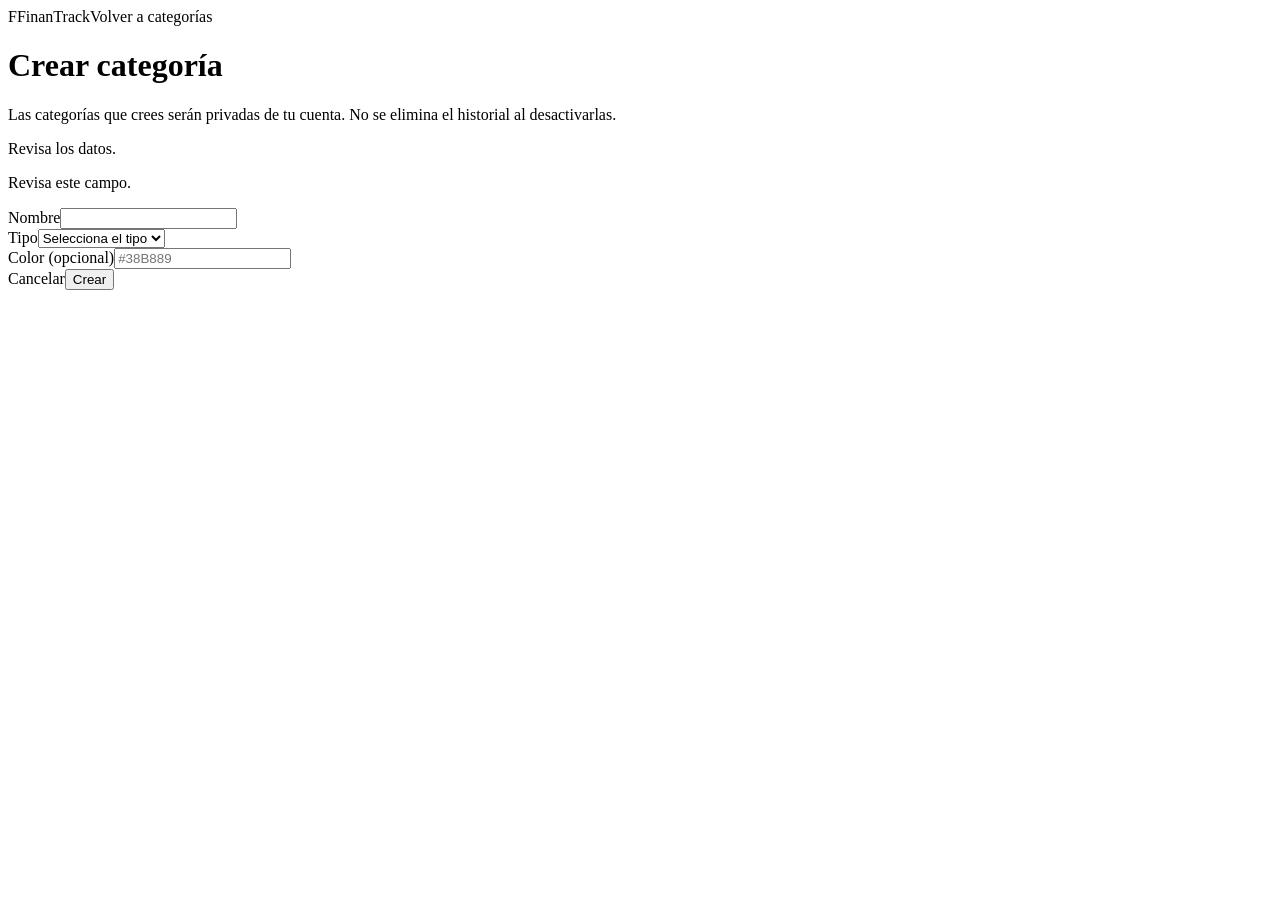
<file: src/main/resources/templates/categoria-form.html>
<!DOCTYPE html>
<html lang="es" xmlns:th="http://www.thymeleaf.org">
<head>
  <meta charset="UTF-8">
  <meta name="viewport" content="width=device-width, initial-scale=1">
  <title th:text="${modoEdicion} ? 'Editar categoría · FinanTrack' : 'Nueva categoría · FinanTrack'">Categoría · FinanTrack</title>
  <link rel="stylesheet" th:href="@{/css/gestion.css}">
</head>
<body>
<main class="shell">
  <header class="top"><a class="brand" th:href="@{/dashboard}"><span class="brand-mark">F</span><span>Finan<span class="brand-accent">Track</span></span></a><a class="button" th:href="@{/categorias}">Volver a categorías</a></header>
  <h1 class="heading" th:text="${modoEdicion} ? 'Editar categoría' : 'Crear categoría'">Crear categoría</h1>
  <p class="subheading">Las categorías que crees serán privadas de tu cuenta. No se elimina el historial al desactivarlas.</p>
  <section class="panel">
    <form th:object="${categoriaForm}" th:action="${modoEdicion} ? @{/categorias/{id}(id=${categoriaId})} : @{/categorias}" method="post">
      <div class="errors" th:if="${#fields.hasGlobalErrors() || #fields.hasErrors('*')}">
        <p th:each="error : ${#fields.globalErrors()}" th:text="${error}">Revisa los datos.</p>
        <p th:each="error : ${#fields.errors('*')}" th:text="${error}">Revisa este campo.</p>
      </div>
      <div class="form-grid">
        <div class="field full"><label for="nombre">Nombre</label><input id="nombre" th:field="*{nombre}" maxlength="80" required><span class="field-error" th:errors="*{nombre}"></span></div>
        <div class="field"><label for="tipo">Tipo</label><select id="tipo" th:field="*{tipo}" required><option value="">Selecciona el tipo</option><option value="INGRESO">Ingreso</option><option value="GASTO">Gasto</option></select><span class="field-error" th:errors="*{tipo}"></span></div>
        <div class="field"><label for="color">Color (opcional)</label><input id="color" th:field="*{color}" type="text" maxlength="7" placeholder="#38B889" pattern="#[0-9a-fA-F]{6}"><span class="field-error" th:errors="*{color}"></span></div>
      </div>
      <div class="form-actions"><a class="button" th:href="@{/categorias}">Cancelar</a><button class="button primary" type="submit" th:text="${modoEdicion} ? 'Guardar cambios' : 'Crear categoría'">Crear</button></div>
    </form>
  </section>
</main>
</body>
</html>
</file>
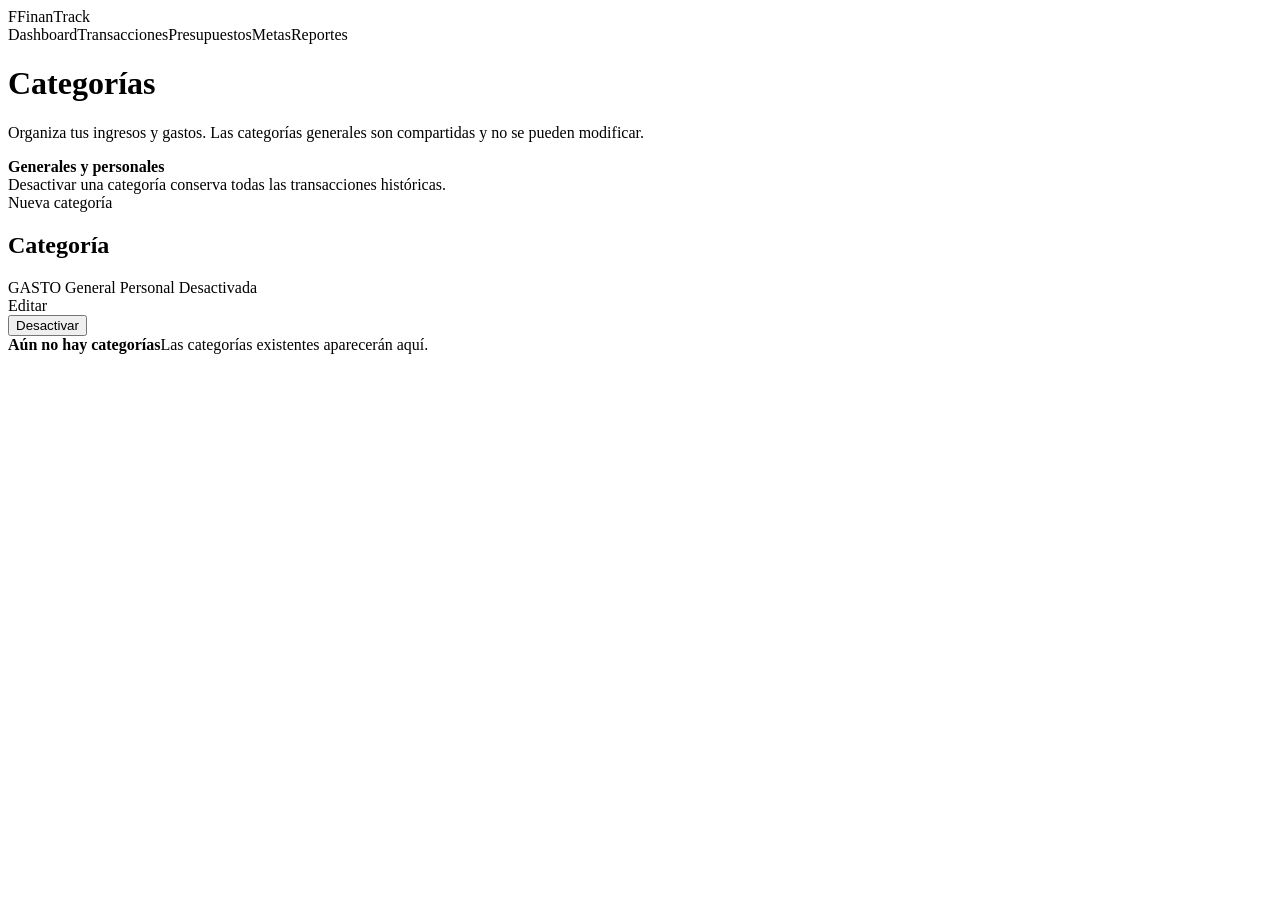
<file: src/main/resources/templates/categorias.html>
<!DOCTYPE html>
<html lang="es" xmlns:th="http://www.thymeleaf.org">
<head>
  <meta charset="UTF-8">
  <meta name="viewport" content="width=device-width, initial-scale=1">
  <title>FinanTrack · Categorías</title>
  <link rel="stylesheet" th:href="@{/css/gestion.css}">
</head>
<body>
<main class="shell">
  <header class="top">
    <a class="brand" th:href="@{/dashboard}"><span class="brand-mark">F</span><span>Finan<span class="brand-accent">Track</span></span></a>
    <nav class="top-links" aria-label="Navegación">
      <a th:href="@{/dashboard}">Dashboard</a><a th:href="@{/transacciones}">Transacciones</a><a th:href="@{/presupuestos}">Presupuestos</a><a th:href="@{/metas}">Metas</a><a th:href="@{/reportes}">Reportes</a>
    </nav>
  </header>
  <h1 class="heading">Categorías</h1>
  <p class="subheading">Organiza tus ingresos y gastos. Las categorías generales son compartidas y no se pueden modificar.</p>
  <p class="flash" th:if="${mensajeExito}" th:text="${mensajeExito}" role="status"></p>
  <p class="flash error" th:if="${mensajeError}" th:text="${mensajeError}" role="alert"></p>
  <section class="panel">
    <div class="top">
      <div><strong>Generales y personales</strong><div class="muted">Desactivar una categoría conserva todas las transacciones históricas.</div></div>
      <a class="button primary" th:href="@{/categorias/nueva}">Nueva categoría</a>
    </div>
    <div class="list" th:if="${!#lists.isEmpty(categorias)}">
      <article class="row" th:each="categoria : ${categorias}">
        <div class="row-main">
          <h2 class="row-title" th:text="${categoria.nombre}">Categoría</h2>
          <span class="badge" th:classappend="${categoria.tipo.name() == 'INGRESO'} ? ' green' : ' red'" th:text="${categoria.tipo}">GASTO</span>
          <span class="badge gray" th:if="${categoria.usuario == null}">General</span>
          <span class="badge purple" th:if="${categoria.usuario != null}">Personal</span>
          <span class="badge gray" th:if="${!categoria.activa}">Desactivada</span>
        </div>
        <div class="actions" th:if="${categoria.usuario != null && categoria.activa}">
          <a class="button" th:href="@{/categorias/{id}/editar(id=${categoria.id})}">Editar</a>
          <form th:action="@{/categorias/{id}/desactivar(id=${categoria.id})}" method="post">
            <button class="button danger" type="submit">Desactivar</button>
          </form>
        </div>
      </article>
    </div>
    <div class="empty" th:if="${#lists.isEmpty(categorias)}"><strong>Aún no hay categorías</strong>Las categorías existentes aparecerán aquí.</div>
  </section>
</main>
</body>
</html>
</file>
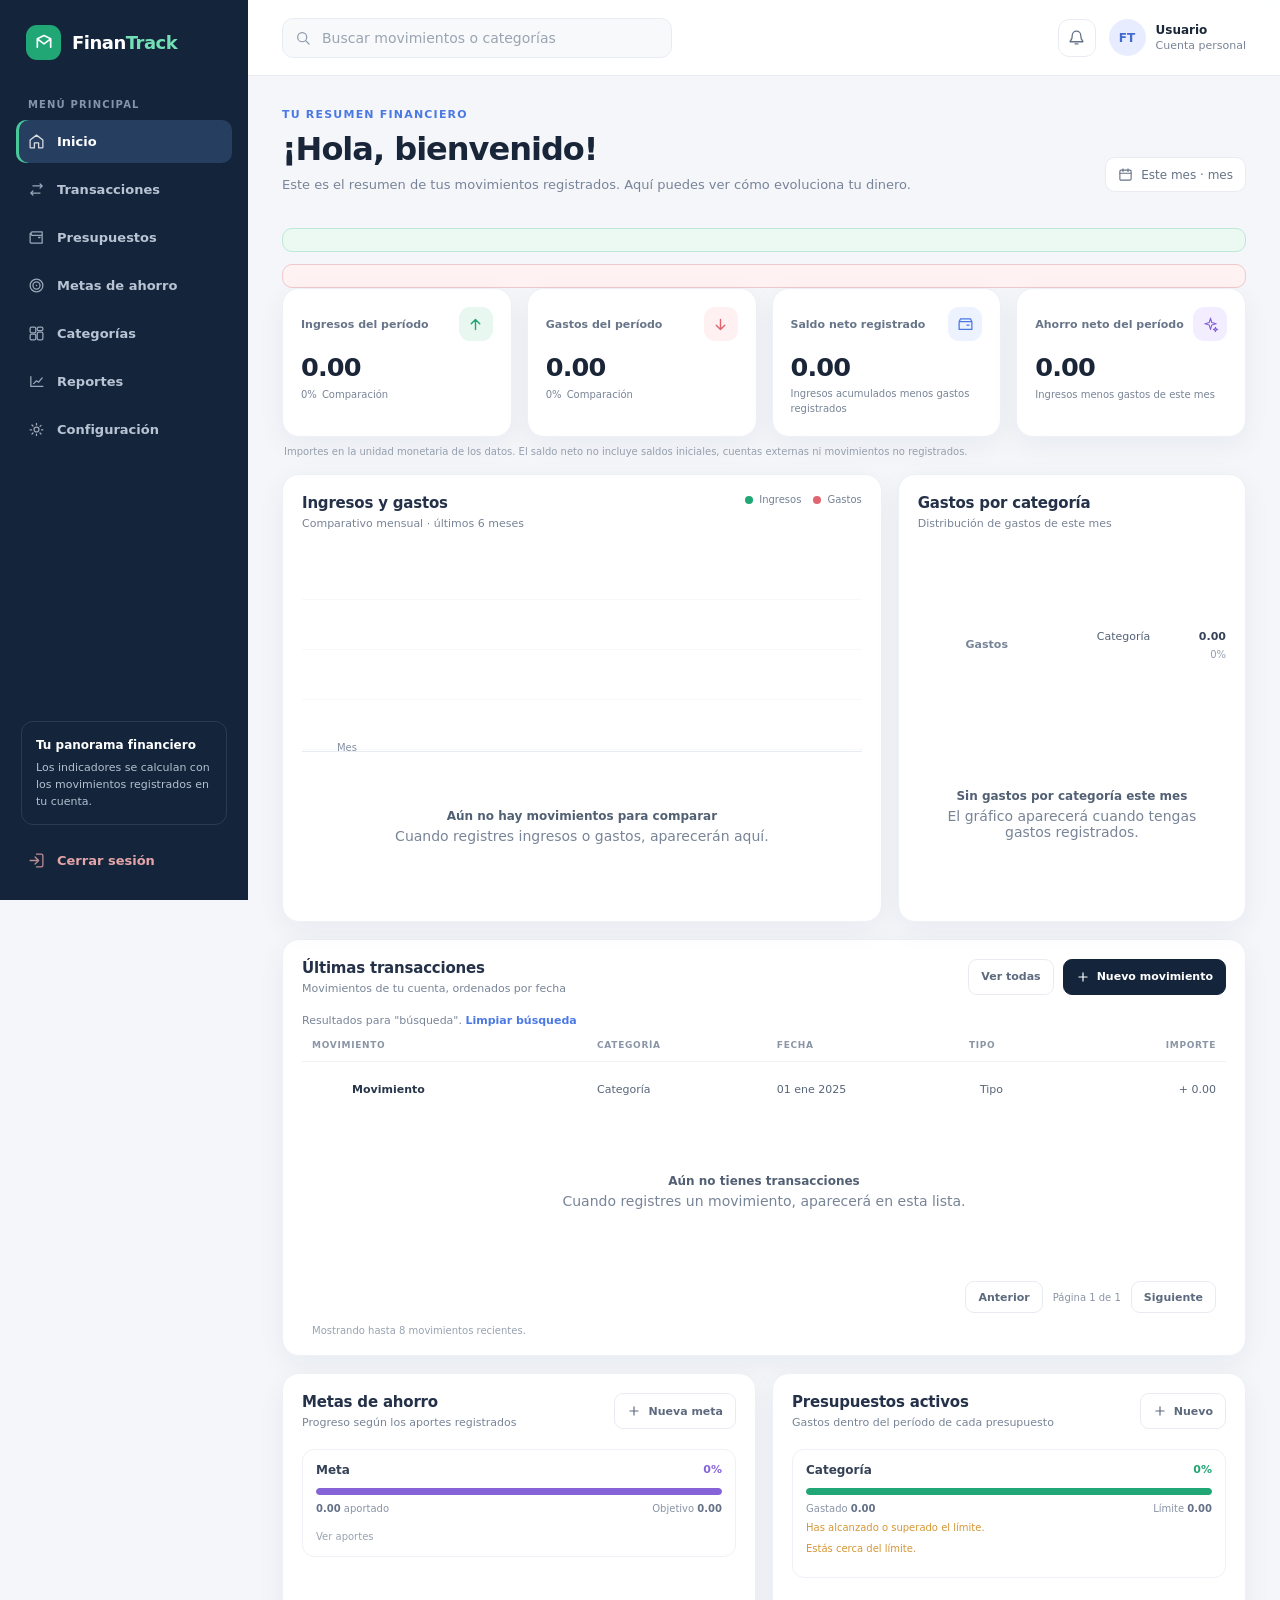
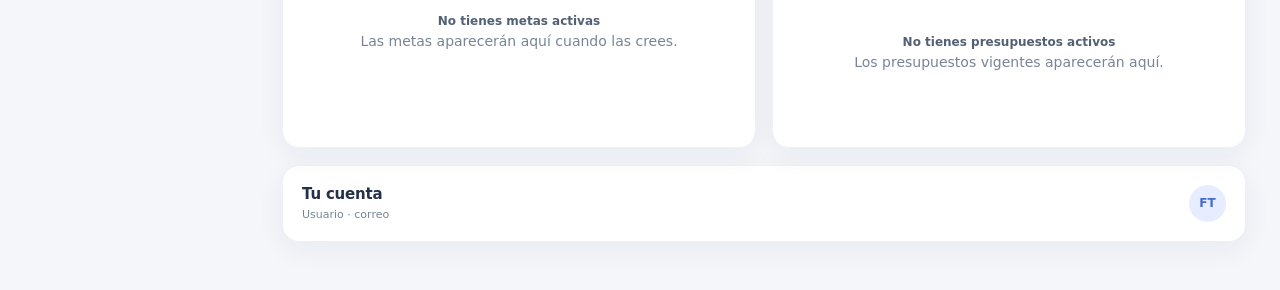
<file: src/main/resources/templates/dashboard.html>
<!DOCTYPE html>
<html lang="es" xmlns:th="http://www.thymeleaf.org">
<head>
  <meta charset="UTF-8">
  <meta name="viewport" content="width=device-width, initial-scale=1">
  <meta name="theme-color" content="#14243b">
  <title>FinanTrack · Dashboard</title>
  <style>
    :root{
      color-scheme:light;
      --navy:#14243b;--navy-soft:#1d3453;--navy-muted:#aab9cc;
      --page:#f4f6fa;--surface:#fff;--text:#1c2738;--muted:#788497;
      --line:#e8ecf2;--blue:#4b79e4;--blue-soft:#edf2ff;
      --green:#21a675;--green-soft:#e9f7f1;--red:#df6570;--red-soft:#fff0f1;
      --purple:#8664d8;--purple-soft:#f2edff;--amber:#d59735;
      --shadow:0 8px 28px rgba(22,38,61,.055);--radius:17px;
    }
    *{box-sizing:border-box}
    html{scroll-behavior:smooth}
    body{margin:0;background:var(--page);color:var(--text);font-family:Inter,ui-sans-serif,system-ui,-apple-system,"Segoe UI",sans-serif;font-size:14px;-webkit-font-smoothing:antialiased}
    button,input{font:inherit}
    button,a{-webkit-tap-highlight-color:transparent}
    a{color:inherit;text-decoration:none}
    .app{min-height:100vh}
    .sidebar{position:fixed;inset:0 auto 0 0;z-index:20;display:flex;width:248px;flex-direction:column;padding:25px 16px 18px;background:var(--navy);color:#fff}
    .brand{display:flex;align-items:center;gap:11px;margin:0 10px 39px;font-size:18px;font-weight:750;letter-spacing:-.5px}
    .brand-mark{display:grid;width:35px;height:35px;place-items:center;border-radius:11px;background:var(--green);color:#fff}
    .brand-mark svg{width:20px;height:20px}
    .brand-name span{color:#73dfb5}
    .nav-label{margin:0 12px 10px;color:#8395ad;font-size:10px;font-weight:700;letter-spacing:1.15px;text-transform:uppercase}
    .nav-list{display:grid;gap:5px}
    .nav-link{display:flex;min-height:43px;align-items:center;gap:12px;padding:0 12px;border-radius:10px;color:#b8c4d3;font-size:13px;font-weight:550;transition:background .18s,color .18s}
    .nav-link svg{width:17px;height:17px;flex:none;opacity:.82}
    .nav-link:hover{background:rgba(255,255,255,.075);color:#fff}
    .nav-link.active{background:#263e60;color:#fff;box-shadow:inset 3px 0 #49c99a}
    .nav-spacer{flex:1}
    .sidebar-note{margin:18px 5px 14px;padding:14px;border:1px solid rgba(255,255,255,.1);border-radius:12px;color:#b4c0cf;font-size:11px;line-height:1.55}
    .sidebar-note strong{display:block;margin-bottom:4px;color:#fff;font-size:12px}
    .nav-link.logout{color:#e4a5a9}
    .main{min-height:100vh;margin-left:248px;padding:0 34px 48px}
    .topbar{position:sticky;top:0;z-index:10;display:flex;min-height:76px;align-items:center;justify-content:space-between;gap:20px;margin:0 -34px 0;padding:12px 34px;background:rgba(255,255,255,.92);border-bottom:1px solid var(--line);backdrop-filter:blur(14px)}
    .top-left{display:flex;min-width:0;align-items:center;gap:13px}
    .mobile-menu{display:none;width:38px;height:38px;place-items:center;border:1px solid var(--line);border-radius:10px;background:#fff;color:var(--navy);cursor:pointer}
    .mobile-menu svg{width:18px}
    .search{position:relative;width:min(390px,40vw)}
    .search svg{position:absolute;top:50%;left:13px;width:16px;height:16px;transform:translateY(-50%);color:#8c98a8}
    .search input{width:100%;height:40px;padding:0 14px 0 39px;border:1px solid #e9edf3;border-radius:11px;background:#f8f9fb;color:var(--text);outline:none}
    .search input:focus{border-color:#a9bdf1;box-shadow:0 0 0 3px rgba(75,121,228,.1)}
    .search input::placeholder{color:#9aa4b2}
    .sr-only{position:absolute;width:1px;height:1px;padding:0;margin:-1px;overflow:hidden;clip:rect(0,0,0,0);white-space:nowrap;border:0}
    .top-actions{display:flex;align-items:center;gap:13px}
    .icon-button{display:grid;width:38px;height:38px;place-items:center;border:1px solid var(--line);border-radius:11px;background:#fff;color:#647187}
    .icon-button svg{width:17px;height:17px}
    .profile{position:relative}
    .profile summary{display:flex;align-items:center;gap:10px;list-style:none;cursor:pointer}
    .profile summary::-webkit-details-marker{display:none}
    .avatar{display:grid;width:37px;height:37px;place-items:center;border-radius:50%;background:#e7edff;color:#456bd0;font-size:12px;font-weight:750}
    .profile-copy{display:grid;gap:2px}
    .profile-copy strong{max-width:155px;overflow:hidden;font-size:12px;text-overflow:ellipsis;white-space:nowrap}
    .profile-copy span{color:var(--muted);font-size:11px}
    .profile-menu{position:absolute;top:48px;right:0;z-index:30;display:grid;width:190px;gap:4px;padding:8px;border:1px solid var(--line);border-radius:12px;background:#fff;box-shadow:var(--shadow)}
    .profile-menu a,.profile-menu button{padding:9px;border:0;border-radius:8px;background:transparent;color:var(--text);text-align:left;cursor:pointer}
    .profile-menu a:hover,.profile-menu button:hover{background:var(--page)}
    .page{width:min(1440px,100%);margin:0 auto}
    .welcome{display:flex;align-items:flex-end;justify-content:space-between;gap:20px;padding:32px 0 24px}
    .eyebrow{margin:0 0 9px;color:var(--blue);font-size:11px;font-weight:750;letter-spacing:1.2px;text-transform:uppercase}
    h1{margin:0;color:#19263a;font-size:clamp(25px,3vw,32px);letter-spacing:-1px}
    .welcome-copy{margin:9px 0 0;color:var(--muted);font-size:13px}
    .period{display:flex;align-items:center;gap:8px;padding:9px 12px;border:1px solid var(--line);border-radius:10px;background:#fff;color:#667386;font-size:12px;white-space:nowrap}
    .period svg{width:15px;height:15px}
    .section-title{margin:0;color:#243148;font-size:15px;font-weight:720;letter-spacing:-.2px}
    .section-subtitle{margin:5px 0 0;color:var(--muted);font-size:11px;line-height:1.5}
    .kpis{display:grid;grid-template-columns:repeat(4,minmax(0,1fr));gap:15px}
    .card{border:1px solid #edf0f5;border-radius:var(--radius);background:var(--surface);box-shadow:var(--shadow)}
    .kpi{position:relative;min-height:149px;padding:18px 18px 16px;overflow:hidden;transition:transform .18s,box-shadow .18s}
    .kpi:hover{transform:translateY(-2px);box-shadow:0 12px 30px rgba(22,38,61,.09)}
    .kpi-top{display:flex;align-items:center;justify-content:space-between;gap:8px}
    .kpi-label{color:#687588;font-size:11px;font-weight:620}
    .kpi-icon{display:grid;width:34px;height:34px;place-items:center;border-radius:11px}
    .kpi-icon svg{width:17px;height:17px}
    .kpi-icon.blue{background:var(--blue-soft);color:var(--blue)}
    .kpi-icon.green{background:var(--green-soft);color:var(--green)}
    .kpi-icon.red{background:var(--red-soft);color:var(--red)}
    .kpi-icon.purple{background:var(--purple-soft);color:var(--purple)}
    .kpi-value{margin:12px 0 6px;color:#1a2638;font-size:clamp(21px,2vw,27px);font-weight:760;letter-spacing:-.9px;line-height:1.1;overflow-wrap:anywhere}
    .kpi-foot{display:flex;min-height:16px;align-items:center;gap:5px;color:var(--muted);font-size:10px;line-height:1.45}
    .change{font-weight:700}
    .change.good{color:var(--green)}
    .change.bad{color:var(--red)}
    .content-grid{display:grid;grid-template-columns:minmax(0,1.55fr) minmax(280px,.9fr);gap:16px;margin-top:17px}
    .panel{min-width:0;padding:19px}
    .panel-heading{display:flex;align-items:flex-start;justify-content:space-between;gap:12px;margin-bottom:17px}
    .panel-heading .section-subtitle{margin-top:4px}
    .legend{display:flex;flex-wrap:wrap;gap:12px;color:#738094;font-size:10px}
    .legend-item{display:flex;align-items:center;gap:6px}
    .legend-dot{width:8px;height:8px;border-radius:50%}
    .legend-dot.income{background:var(--green)}
    .legend-dot.expense{background:var(--red)}
    .bar-chart{display:grid;height:202px;grid-template-columns:repeat(6,minmax(0,1fr));gap:10px;padding:10px 3px 0;border-bottom:1px solid var(--line);background:repeating-linear-gradient(to bottom,transparent 0,transparent 49px,#f0f2f6 50px)}
    .month-column{display:flex;min-width:0;flex-direction:column;align-items:center;justify-content:flex-end}
    .bar-pair{display:flex;width:100%;height:174px;align-items:flex-end;justify-content:center;gap:5px}
    .bar{width:min(23px,35%);min-height:0;border-radius:5px 5px 2px 2px;transition:height .35s ease}
    .bar.income{background:linear-gradient(180deg,#57c99d,#21a675)}
    .bar.expense{background:linear-gradient(180deg,#f08b91,#df6570)}
    .month-label{height:24px;padding-top:8px;color:#8390a2;font-size:10px;text-transform:capitalize}
    .empty{display:grid;min-height:150px;place-content:center;justify-items:center;padding:20px;color:var(--muted);text-align:center}
    .empty strong{margin-bottom:5px;color:#526074;font-size:12px}
    .donut-layout{display:flex;min-height:190px;align-items:center;justify-content:center;gap:25px}
    .donut{position:relative;width:138px;height:138px;flex:none;border-radius:50%}
    .donut::after{position:absolute;inset:24px;display:grid;place-items:center;border-radius:50%;background:#fff;content:"Gastos";color:#788497;font-size:11px;font-weight:650}
    .category-list{display:grid;width:100%;gap:12px}
    .category-row{display:grid;grid-template-columns:minmax(0,1fr) auto;align-items:center;gap:6px 12px}
    .category-name{display:flex;min-width:0;align-items:center;gap:8px;overflow:hidden;color:#536176;font-size:11px;text-overflow:ellipsis;white-space:nowrap}
    .category-name i{width:8px;height:8px;flex:none;border-radius:50%}
    .category-value{color:#354258;font-size:11px;font-weight:700}
    .category-percent{grid-column:2;color:#929dad;font-size:10px;text-align:right}
    .transactions{margin-top:17px}
    .panel-actions{display:flex;align-items:center;gap:9px}
    .button{display:inline-flex;min-height:36px;align-items:center;justify-content:center;gap:7px;padding:0 12px;border:1px solid var(--line);border-radius:9px;background:#fff;color:#5d6a7e;font-size:11px;font-weight:650;white-space:nowrap}
    .button svg{width:14px;height:14px}
    .button.primary{border-color:var(--navy);background:var(--navy);color:#fff}
    .button:disabled{cursor:not-allowed;opacity:.54}
    .table-wrap{overflow-x:auto}
    table{width:100%;border-collapse:collapse;text-align:left}
    th{padding:0 10px 11px;color:#8a95a5;font-size:9px;font-weight:700;letter-spacing:.7px;text-transform:uppercase;white-space:nowrap}
    td{padding:12px 10px;border-top:1px solid #f0f2f6;color:#586579;font-size:11px;white-space:nowrap}
    td:first-child{color:#29364a;font-weight:650}
    .transaction-description{display:flex;align-items:center;gap:10px}
    .transaction-mark{display:grid;width:30px;height:30px;flex:none;place-items:center;border-radius:9px}
    .transaction-mark svg{width:15px;height:15px}
    .transaction-mark.income{background:var(--green-soft);color:var(--green)}
    .transaction-mark.expense{background:var(--red-soft);color:var(--red)}
    .type-pill{display:inline-flex;align-items:center;gap:5px}
    .type-pill i{width:6px;height:6px;border-radius:50%}
    .type-pill.income{color:var(--green)}
    .type-pill.income i{background:var(--green)}
    .type-pill.expense{color:var(--red)}
    .type-pill.expense i{background:var(--red)}
    .amount.income{color:var(--green);font-weight:720}
    .amount.expense{color:#445166;font-weight:720}
    .section-grid{display:grid;grid-template-columns:repeat(2,minmax(0,1fr));gap:16px;margin-top:17px}
    .goal-list,.budget-list{display:grid;gap:14px}
    .goal,.budget{padding:13px;border:1px solid #eef1f5;border-radius:12px}
    .goal-head,.budget-head{display:flex;justify-content:space-between;gap:12px}
    .goal-name,.budget-name{overflow:hidden;color:#344156;font-size:12px;font-weight:700;text-overflow:ellipsis;white-space:nowrap}
    .goal-percent,.budget-percent{color:var(--purple);font-size:11px;font-weight:750}
    .budget-percent{color:var(--green)}
    .budget.is-warning .budget-percent{color:var(--amber)}
    .budget.is-over .budget-percent{color:var(--red)}
    .progress{height:7px;margin:11px 0 8px;overflow:hidden;border-radius:8px;background:#edf0f5}
    .progress i{display:block;height:100%;border-radius:inherit;background:var(--purple);transition:width .3s}
    .budget .progress i{background:var(--green)}
    .budget.is-warning .progress i{background:var(--amber)}
    .budget.is-over .progress i{background:var(--red)}
    .goal-foot,.budget-foot{display:flex;justify-content:space-between;gap:10px;color:#8994a4;font-size:10px}
    .goal-foot strong,.budget-foot strong{color:#647187;font-weight:650}
    .budget-alert{margin-top:6px;color:var(--amber);font-size:10px}
    .budget.is-over .budget-alert{color:var(--red)}
    .account-panel{display:flex;align-items:center;justify-content:space-between;gap:16px}
    .account-panel p{margin:5px 0 0;color:var(--muted);font-size:11px}
    .small-copy{color:#98a2b0;font-size:10px}
    .flash{margin:12px 0 0;padding:11px 14px;border:1px solid #bce8d5;border-radius:10px;background:#ecf9f3;color:#187c57;font-size:12px}
    .flash.error{border-color:#f2c8cc;background:#fff2f3;color:#ae3944}
    .pagination{display:flex;align-items:center;justify-content:flex-end;gap:10px;margin:15px 10px 0}
    .pagination-label{color:#8994a4;font-size:10px}
    .pagination .button{min-height:32px}
    .search-note{margin:0 0 13px;color:var(--muted);font-size:11px}
    .mobile-scrim{display:none}
    @media(max-width:1160px){
      .sidebar{width:218px}.main{margin-left:218px;padding-right:24px;padding-left:24px}
      .topbar{margin-right:-24px;margin-left:-24px;padding-right:24px;padding-left:24px}
      .kpis{grid-template-columns:repeat(2,minmax(0,1fr))}
    }
    @media(max-width:850px){
      .sidebar{width:250px;transform:translateX(-100%);transition:transform .22s ease}
      body.menu-open .sidebar{transform:translateX(0)}
      body.menu-open .mobile-scrim{position:fixed;inset:0;z-index:15;display:block;background:rgba(11,20,33,.42)}
      .main{margin-left:0}
      .mobile-menu{display:grid}
      .content-grid{grid-template-columns:1fr}
      .topbar{min-height:68px}
    }
    @media(max-width:600px){
      .main{padding:0 15px 30px}
      .topbar{gap:9px;margin-right:-15px;margin-left:-15px;padding:10px 15px}
      .search{width:auto;flex:1}
      .search input{height:38px;font-size:12px}
      .top-actions{gap:8px}
      .profile-copy,.profile-chevron{display:none}
      .icon-button{width:35px;height:35px}
      .welcome{align-items:flex-start;flex-direction:column;padding:25px 0 18px}
      .welcome .period{align-self:flex-start}
      .kpis{gap:10px}
      .kpi{min-height:139px;padding:14px}
      .kpi-value{font-size:21px}
      .kpi-label{font-size:10px}
      .kpi-icon{width:30px;height:30px}
      .panel{padding:15px}
      .donut-layout{gap:17px}
      .donut{width:112px;height:112px}
      .donut::after{inset:20px;font-size:10px}
      .section-grid{grid-template-columns:1fr}
      .transactions .panel-heading{align-items:flex-start;flex-direction:column}
      .panel-actions{width:100%;justify-content:space-between}
      .panel-actions .button{flex:1}
    }
    @media(prefers-reduced-motion:reduce){*,*::before,*::after{scroll-behavior:auto!important;transition:none!important}}
  </style>
</head>
<body>
<svg xmlns="http://www.w3.org/2000/svg" style="position:absolute;width:0;height:0;overflow:hidden" aria-hidden="true">
  <symbol id="i-mark" viewBox="0 0 24 24"><path d="M4 17V7l8 6 8-6v10M4 7l8-4 8 4" fill="none" stroke="currentColor" stroke-width="2" stroke-linecap="round" stroke-linejoin="round"/></symbol>
  <symbol id="i-home" viewBox="0 0 24 24"><path d="m3 10 9-7 9 7v10a1 1 0 0 1-1 1h-5v-7H9v7H4a1 1 0 0 1-1-1z" fill="none" stroke="currentColor" stroke-width="1.8" stroke-linejoin="round"/></symbol>
  <symbol id="i-arrows" viewBox="0 0 24 24"><path d="M7 7h13l-3-3m3 3-3 3M17 17H4l3 3m-3-3 3-3" fill="none" stroke="currentColor" stroke-width="1.8" stroke-linecap="round" stroke-linejoin="round"/></symbol>
  <symbol id="i-wallet" viewBox="0 0 24 24"><path d="M4 6.5A2.5 2.5 0 0 1 6.5 4H20v16H5a2 2 0 0 1-2-2V6.5A2.5 2.5 0 0 1 5.5 9H20m-5 3h2" fill="none" stroke="currentColor" stroke-width="1.8" stroke-linecap="round" stroke-linejoin="round"/></symbol>
  <symbol id="i-target" viewBox="0 0 24 24"><circle cx="12" cy="12" r="9" fill="none" stroke="currentColor" stroke-width="1.8"/><circle cx="12" cy="12" r="5" fill="none" stroke="currentColor" stroke-width="1.8"/><circle cx="12" cy="12" r="1" fill="currentColor"/></symbol>
  <symbol id="i-grid" viewBox="0 0 24 24"><rect x="3" y="3" width="8" height="8" rx="2" fill="none" stroke="currentColor" stroke-width="1.8"/><rect x="13" y="3" width="8" height="5" rx="2" fill="none" stroke="currentColor" stroke-width="1.8"/><rect x="13" y="10" width="8" height="11" rx="2" fill="none" stroke="currentColor" stroke-width="1.8"/><rect x="3" y="13" width="8" height="8" rx="2" fill="none" stroke="currentColor" stroke-width="1.8"/></symbol>
  <symbol id="i-chart" viewBox="0 0 24 24"><path d="M4 19V5m0 14h17M8 15l4-4 3 2 5-6" fill="none" stroke="currentColor" stroke-width="1.8" stroke-linecap="round" stroke-linejoin="round"/></symbol>
  <symbol id="i-settings" viewBox="0 0 24 24"><path d="M12 8.5a3.5 3.5 0 1 0 0 7 3.5 3.5 0 0 0 0-7Zm0-5v2m0 13v2m9-8h-2m-14 0H3m15.36-6.36-1.42 1.42M7.06 16.94l-1.42 1.42m12.72 0-1.42-1.42M7.06 7.06 5.64 5.64" fill="none" stroke="currentColor" stroke-width="1.8" stroke-linecap="round"/></symbol>
  <symbol id="i-logout" viewBox="0 0 24 24"><path d="M10 17l5-5-5-5m5 5H3m9-9h7a2 2 0 0 1 2 2v14a2 2 0 0 1-2 2h-7" fill="none" stroke="currentColor" stroke-width="1.8" stroke-linecap="round" stroke-linejoin="round"/></symbol>
  <symbol id="i-search" viewBox="0 0 24 24"><circle cx="10.8" cy="10.8" r="6.8" fill="none" stroke="currentColor" stroke-width="1.8"/><path d="m16 16 5 5" fill="none" stroke="currentColor" stroke-width="1.8" stroke-linecap="round"/></symbol>
  <symbol id="i-bell" viewBox="0 0 24 24"><path d="M18 9a6 6 0 0 0-12 0c0 7-3 7-3 9h18c0-2-3-2-3-9m-8 12h4" fill="none" stroke="currentColor" stroke-width="1.8" stroke-linecap="round" stroke-linejoin="round"/></symbol>
  <symbol id="i-calendar" viewBox="0 0 24 24"><rect x="3" y="5" width="18" height="16" rx="2" fill="none" stroke="currentColor" stroke-width="1.8"/><path d="M16 3v4M8 3v4M3 10h18" fill="none" stroke="currentColor" stroke-width="1.8" stroke-linecap="round"/></symbol>
  <symbol id="i-income" viewBox="0 0 24 24"><path d="M12 19V5m-6 6 6-6 6 6" fill="none" stroke="currentColor" stroke-width="2" stroke-linecap="round" stroke-linejoin="round"/></symbol>
  <symbol id="i-expense" viewBox="0 0 24 24"><path d="M12 5v14m6-6-6 6-6-6" fill="none" stroke="currentColor" stroke-width="2" stroke-linecap="round" stroke-linejoin="round"/></symbol>
  <symbol id="i-balance" viewBox="0 0 24 24"><path d="M3 8h18v11H3zM3 8l2-4h14l2 4m-7 5h3" fill="none" stroke="currentColor" stroke-width="1.8" stroke-linecap="round" stroke-linejoin="round"/></symbol>
  <symbol id="i-spark" viewBox="0 0 24 24"><path d="m12 3 1.8 6.2L20 11l-6.2 1.8L12 19l-1.8-6.2L4 11l6.2-1.8zM19 16l.8 2.2L22 19l-2.2.8L19 22l-.8-2.2L16 19l2.2-.8z" fill="none" stroke="currentColor" stroke-width="1.6" stroke-linejoin="round"/></symbol>
  <symbol id="i-plus" viewBox="0 0 24 24"><path d="M12 5v14M5 12h14" fill="none" stroke="currentColor" stroke-width="2" stroke-linecap="round"/></symbol>
</svg>

<div class="app">
  <aside class="sidebar" id="sidebar">
    <a class="brand" href="#inicio" aria-label="FinanTrack, inicio">
      <span class="brand-mark"><svg><use href="#i-mark"/></svg></span>
      <span class="brand-name">Finan<span>Track</span></span>
    </a>
    <p class="nav-label">Menú principal</p>
    <nav class="nav-list" aria-label="Navegación principal">
      <a class="nav-link active" href="#inicio"><svg><use href="#i-home"/></svg>Inicio</a>
      <a class="nav-link" th:href="@{/transacciones}"><svg><use href="#i-arrows"/></svg>Transacciones</a>
      <a class="nav-link" th:href="@{/presupuestos}"><svg><use href="#i-wallet"/></svg>Presupuestos</a>
      <a class="nav-link" th:href="@{/metas}"><svg><use href="#i-target"/></svg>Metas de ahorro</a>
      <a class="nav-link" th:href="@{/categorias}"><svg><use href="#i-grid"/></svg>Categorías</a>
      <a class="nav-link" th:href="@{/reportes}"><svg><use href="#i-chart"/></svg>Reportes</a>
      <a class="nav-link" href="#configuracion"><svg><use href="#i-settings"/></svg>Configuración</a>
    </nav>
    <div class="nav-spacer"></div>
    <div class="sidebar-note">
      <strong>Tu panorama financiero</strong>
      Los indicadores se calculan con los movimientos registrados en tu cuenta.
    </div>
    <form th:action="@{/logout}" method="post">
      <button class="nav-link logout" type="submit" style="width:100%;border:0;background:transparent;text-align:left">
        <svg><use href="#i-logout"/></svg>Cerrar sesión
      </button>
    </form>
  </aside>
  <button class="mobile-scrim" id="mobileScrim" aria-label="Cerrar menú"></button>

  <main class="main">
    <header class="topbar">
      <div class="top-left">
        <button class="mobile-menu" id="mobileMenu" aria-label="Abrir menú" aria-expanded="false" aria-controls="sidebar">
          <svg viewBox="0 0 24 24" fill="none" stroke="currentColor" stroke-width="2"><path d="M4 6h16M4 12h16M4 18h16"/></svg>
        </button>
        <form class="search" th:action="@{/dashboard}" method="get" role="search">
          <svg><use href="#i-search"/></svg>
          <label class="sr-only" for="transactionSearch">Buscar transacciones y categorías</label>
          <input id="transactionSearch" type="search" name="q" th:value="${dashboard.busqueda}" placeholder="Buscar movimientos o categorías">
        </form>
      </div>
      <div class="top-actions">
        <span class="icon-button" title="Centro de notificaciones próximamente" aria-label="Notificaciones próximamente">
          <svg><use href="#i-bell"/></svg>
        </span>
        <details class="profile" id="profileMenu">
          <summary>
            <span class="avatar" th:text="${dashboard.iniciales}">FT</span>
            <span class="profile-copy">
              <strong th:text="${dashboard.nombreCompleto}">Usuario</strong>
              <span>Cuenta personal</span>
            </span>
          </summary>
          <div class="profile-menu">
            <a href="#configuracion">Mi cuenta</a>
            <form th:action="@{/logout}" method="post">
              <button type="submit">Cerrar sesión</button>
            </form>
          </div>
        </details>
      </div>
    </header>

    <div class="page">
      <section class="welcome" id="inicio">
        <div>
          <p class="eyebrow">Tu resumen financiero</p>
          <h1>¡Hola, <span th:text="${dashboard.nombreCorto}">bienvenido</span>!</h1>
          <p class="welcome-copy">Este es el resumen de tus movimientos registrados. Aquí puedes ver cómo evoluciona tu dinero.</p>
        </div>
        <div class="period"><svg><use href="#i-calendar"/></svg><span>Este mes · <span th:text="${dashboard.nombreMes}">mes</span></span></div>
      </section>
      <p class="flash" th:if="${mensajeExito}" th:text="${mensajeExito}" role="status"></p>
      <p class="flash error" th:if="${mensajeError}" th:text="${mensajeError}" role="alert"></p>

      <section aria-label="Indicadores financieros">
        <div class="kpis">
          <article class="card kpi">
            <div class="kpi-top">
              <span class="kpi-label">Ingresos del período</span>
              <span class="kpi-icon green"><svg><use href="#i-income"/></svg></span>
            </div>
            <p class="kpi-value" th:text="${#numbers.formatDecimal(dashboard.ingresosMes, 1, 'POINT', 2, 'COMMA')}">0.00</p>
            <div class="kpi-foot">
              <span th:if="${dashboard.comparacionIngresos != null}"
                    th:class="${dashboard.comparacionIngresos.favorable} ? 'change good' : 'change bad'"
                    th:text="${dashboard.comparacionIngresos.aumentaron ? '+' : (dashboard.comparacionIngresos.porcentaje == 0 ? '' : '-')} + ${#numbers.formatDecimal(dashboard.comparacionIngresos.porcentaje, 1, 'POINT', 1, 'COMMA')} + '%'">0%</span>
              <span th:text="${dashboard.comparacionIngresos != null ? 'vs. mes anterior' : 'Sin comparación del mes anterior'}">Comparación</span>
            </div>
          </article>
          <article class="card kpi">
            <div class="kpi-top">
              <span class="kpi-label">Gastos del período</span>
              <span class="kpi-icon red"><svg><use href="#i-expense"/></svg></span>
            </div>
            <p class="kpi-value" th:text="${#numbers.formatDecimal(dashboard.gastosMes, 1, 'POINT', 2, 'COMMA')}">0.00</p>
            <div class="kpi-foot">
              <span th:if="${dashboard.comparacionGastos != null}"
                    th:class="${dashboard.comparacionGastos.favorable} ? 'change good' : 'change bad'"
                    th:text="${dashboard.comparacionGastos.aumentaron ? '+' : (dashboard.comparacionGastos.porcentaje == 0 ? '' : '-')} + ${#numbers.formatDecimal(dashboard.comparacionGastos.porcentaje, 1, 'POINT', 1, 'COMMA')} + '%'">0%</span>
              <span th:text="${dashboard.comparacionGastos != null ? 'vs. mes anterior' : 'Sin comparación del mes anterior'}">Comparación</span>
            </div>
          </article>
          <article class="card kpi">
            <div class="kpi-top">
              <span class="kpi-label">Saldo neto registrado</span>
              <span class="kpi-icon blue"><svg><use href="#i-balance"/></svg></span>
            </div>
            <p class="kpi-value" th:text="${#numbers.formatDecimal(dashboard.saldoNeto, 1, 'POINT', 2, 'COMMA')}">0.00</p>
            <div class="kpi-foot">Ingresos acumulados menos gastos registrados</div>
          </article>
          <article class="card kpi">
            <div class="kpi-top">
              <span class="kpi-label">Ahorro neto del período</span>
              <span class="kpi-icon purple"><svg><use href="#i-spark"/></svg></span>
            </div>
            <p class="kpi-value" th:text="${#numbers.formatDecimal(dashboard.ahorroNetoMes, 1, 'POINT', 2, 'COMMA')}">0.00</p>
            <div class="kpi-foot">Ingresos menos gastos de este mes</div>
          </article>
        </div>
        <p class="small-copy" style="margin:9px 2px 0">Importes en la unidad monetaria de los datos. El saldo neto no incluye saldos iniciales, cuentas externas ni movimientos no registrados.</p>
      </section>

      <div class="content-grid">
        <section class="card panel" id="reportes">
          <div class="panel-heading">
            <div>
              <h2 class="section-title">Ingresos y gastos</h2>
              <p class="section-subtitle">Comparativo mensual · últimos 6 meses</p>
            </div>
            <div class="legend" aria-label="Leyenda del gráfico">
              <span class="legend-item"><i class="legend-dot income"></i>Ingresos</span>
              <span class="legend-item"><i class="legend-dot expense"></i>Gastos</span>
            </div>
          </div>
          <div class="bar-chart" th:if="${dashboard.hayDatosGrafico}" role="img" aria-label="Gráfico comparativo de ingresos y gastos mensuales">
            <div class="month-column" th:each="month : ${dashboard.meses}">
              <div class="bar-pair">
                <span class="bar income" th:style="'height:' + ${month.alturaIngresos} + '%'" th:title="'Ingresos: ' + ${#numbers.formatDecimal(month.ingresos, 1, 'POINT', 2, 'COMMA')}"></span>
                <span class="bar expense" th:style="'height:' + ${month.alturaGastos} + '%'" th:title="'Gastos: ' + ${#numbers.formatDecimal(month.gastos, 1, 'POINT', 2, 'COMMA')}"></span>
              </div>
              <span class="month-label" th:text="${month.etiqueta}">mes</span>
            </div>
          </div>
          <div class="empty" th:unless="${dashboard.hayDatosGrafico}">
            <strong>Aún no hay movimientos para comparar</strong>
            <span>Cuando registres ingresos o gastos, aparecerán aquí.</span>
          </div>
        </section>

        <section class="card panel" id="categorias">
          <div class="panel-heading">
            <div>
              <h2 class="section-title">Gastos por categoría</h2>
              <p class="section-subtitle">Distribución de gastos de este mes</p>
            </div>
          </div>
          <div class="donut-layout" th:if="${dashboard.hayGastosPorCategoria}">
            <div class="donut" role="img" aria-label="Gráfico de dona con la proporción de gastos por categoría" th:style="'background:' + ${dashboard.estiloDona}"></div>
            <div class="category-list">
              <div class="category-row" th:each="category : ${dashboard.categorias}">
                <span class="category-name"><i th:style="'background-color:' + ${category.color}"></i><span th:text="${category.nombre}">Categoría</span></span>
                <span class="category-value" th:text="${#numbers.formatDecimal(category.monto, 1, 'POINT', 2, 'COMMA')}">0.00</span>
                <span class="category-percent" th:text="${#numbers.formatDecimal(category.porcentaje, 1, 'POINT', 1, 'COMMA')} + '%'">0%</span>
              </div>
            </div>
          </div>
          <div class="empty" th:unless="${dashboard.hayGastosPorCategoria}">
            <strong>Sin gastos por categoría este mes</strong>
            <span>El gráfico aparecerá cuando tengas gastos registrados.</span>
          </div>
        </section>
      </div>

      <section class="card panel transactions" id="transacciones">
        <div class="panel-heading">
          <div>
            <h2 class="section-title">Últimas transacciones</h2>
            <p class="section-subtitle">Movimientos de tu cuenta, ordenados por fecha</p>
          </div>
          <div class="panel-actions">
            <a class="button" th:href="@{/transacciones}">Ver todas</a>
            <a class="button primary" th:href="@{/transacciones/nueva}">
              <svg><use href="#i-plus"/></svg>Nuevo movimiento
            </a>
          </div>
        </div>
        <p class="search-note" th:if="${!#strings.isEmpty(dashboard.busqueda)}">
          Resultados para "<span th:text="${dashboard.busqueda}">búsqueda</span>".
          <a th:href="@{/dashboard}" style="color:var(--blue);font-weight:650">Limpiar búsqueda</a>
        </p>
        <div class="table-wrap" th:if="${dashboard.hayTransacciones}">
          <table>
            <thead>
              <tr><th>Movimiento</th><th>Categoría</th><th>Fecha</th><th>Tipo</th><th style="text-align:right">Importe</th></tr>
            </thead>
            <tbody>
              <tr th:each="transaction : ${dashboard.transacciones}">
                <td>
                  <span class="transaction-description">
                    <span class="transaction-mark" th:classappend="${transaction.tipo.name() == 'INGRESO'} ? ' income' : ' expense'">
                      <svg><use th:href="${transaction.tipo.name() == 'INGRESO'} ? '#i-income' : '#i-expense'"/></svg>
                    </span>
                    <span th:text="${transaction.descripcion}">Movimiento</span>
                  </span>
                </td>
                <td th:text="${transaction.categoria}">Categoría</td>
                <td th:text="${#temporals.format(transaction.fecha, 'dd MMM yyyy')}">01 ene 2025</td>
                <td>
                  <span class="type-pill" th:classappend="${transaction.tipo.name() == 'INGRESO'} ? ' income' : ' expense'">
                    <i></i><span th:text="${transaction.tipo.name() == 'INGRESO'} ? 'Ingreso' : 'Gasto'">Tipo</span>
                  </span>
                </td>
                <td style="text-align:right" th:classappend="${transaction.tipo.name() == 'INGRESO'} ? ' amount income' : ' amount expense'">
                  <span th:text="${transaction.tipo.name() == 'INGRESO'} ? '+' : '−'">+</span>
                  <span th:text="${#numbers.formatDecimal(transaction.monto, 1, 'POINT', 2, 'COMMA')}">0.00</span>
                </td>
              </tr>
            </tbody>
          </table>
        </div>
        <div class="empty" th:unless="${dashboard.hayTransacciones}">
          <strong th:text="${!#strings.isEmpty(dashboard.busqueda)} ? 'No se encontraron movimientos' : 'Aún no tienes transacciones'">Aún no tienes transacciones</strong>
          <span th:text="${!#strings.isEmpty(dashboard.busqueda)} ? 'Prueba con otra descripción o categoría.' : 'Cuando registres un movimiento, aparecerá en esta lista.'">Cuando registres un movimiento, aparecerá en esta lista.</span>
        </div>
        <div class="pagination" th:if="${dashboard.totalPaginas > 1}">
          <a class="button" th:if="${dashboard.tieneAnterior}"
             th:href="@{/dashboard(q=${dashboard.busqueda},pagina=${dashboard.pagina - 1})} + '#transacciones'">Anterior</a>
          <span class="pagination-label">
            Página <span th:text="${dashboard.pagina + 1}">1</span> de <span th:text="${dashboard.totalPaginas}">1</span>
          </span>
          <a class="button" th:if="${dashboard.tieneSiguiente}"
             th:href="@{/dashboard(q=${dashboard.busqueda},pagina=${dashboard.pagina + 1})} + '#transacciones'">Siguiente</a>
        </div>
        <p class="small-copy" th:if="${dashboard.hayTransacciones}" style="margin:12px 10px 0">Mostrando hasta 8 movimientos recientes.</p>
      </section>

      <div class="section-grid">
        <section class="card panel" id="metas">
          <div class="panel-heading">
            <div>
              <h2 class="section-title">Metas de ahorro</h2>
              <p class="section-subtitle">Progreso según los aportes registrados</p>
            </div>
            <a class="button" th:href="@{/metas/nueva}"><svg><use href="#i-plus"/></svg>Nueva meta</a>
          </div>
          <div class="goal-list" th:if="${!#lists.isEmpty(dashboard.metas)}">
            <article class="goal" th:each="goal : ${dashboard.metas}">
              <div class="goal-head">
                <span class="goal-name" th:text="${goal.nombre}">Meta</span>
                <span class="goal-percent" th:text="${goal.porcentaje} + '%'">0%</span>
              </div>
              <div class="progress" role="progressbar" th:attr="aria-valuenow=${goal.porcentaje},aria-valuemin=0,aria-valuemax=100,aria-label=${'Progreso de ' + goal.nombre}">
                <i th:style="'width:' + ${goal.porcentaje} + '%'"></i>
              </div>
              <div class="goal-foot">
                <span><strong th:text="${#numbers.formatDecimal(goal.aportado, 1, 'POINT', 2, 'COMMA')}">0.00</strong> aportado</span>
                <span>Objetivo <strong th:text="${#numbers.formatDecimal(goal.objetivo, 1, 'POINT', 2, 'COMMA')}">0.00</strong></span>
              </div>
              <p class="small-copy" th:text="'Restante: ' + ${#numbers.formatDecimal(goal.restante, 1, 'POINT', 2, 'COMMA')}" style="margin:8px 0 0"></p>
              <p class="small-copy" th:if="${goal.fechaObjetivo != null}" th:text="'Fecha objetivo: ' + ${#temporals.format(goal.fechaObjetivo, 'dd MMM yyyy')}" style="margin:8px 0 0"></p>
              <a class="small-copy" th:href="@{/metas/{id}(id=${goal.id})}" style="display:inline-block;margin-top:9px">Ver aportes</a>
            </article>
          </div>
          <div class="empty" th:if="${#lists.isEmpty(dashboard.metas)}">
            <strong>No tienes metas activas</strong>
            <span>Las metas aparecerán aquí cuando las crees.</span>
          </div>
        </section>

        <section class="card panel" id="presupuestos">
          <div class="panel-heading">
            <div>
              <h2 class="section-title">Presupuestos activos</h2>
              <p class="section-subtitle">Gastos dentro del período de cada presupuesto</p>
            </div>
            <a class="button" th:href="@{/presupuestos/nuevo}"><svg><use href="#i-plus"/></svg>Nuevo</a>
          </div>
          <div class="budget-list" th:if="${!#lists.isEmpty(dashboard.presupuestos)}">
            <article class="budget" th:each="budget : ${dashboard.presupuestos}"
                     th:classappend="${budget.porcentaje >= 100} ? ' is-over' : (${budget.alerta} ? ' is-warning' : '')">
              <div class="budget-head">
                <span class="budget-name" th:text="${budget.categoria}">Categoría</span>
                <span class="budget-percent" th:text="${budget.porcentaje} + '%'">0%</span>
              </div>
              <div class="progress" role="progressbar" th:attr="aria-valuenow=${budget.porcentajeBarra},aria-valuemin=0,aria-valuemax=100,aria-label=${'Uso del presupuesto de ' + budget.categoria}">
                <i th:style="'width:' + ${budget.porcentajeBarra} + '%'"></i>
              </div>
              <div class="budget-foot">
                <span>Gastado <strong th:text="${#numbers.formatDecimal(budget.gastado, 1, 'POINT', 2, 'COMMA')}">0.00</strong></span>
                <span>Límite <strong th:text="${#numbers.formatDecimal(budget.limite, 1, 'POINT', 2, 'COMMA')}">0.00</strong></span>
              </div>
              <p class="small-copy" th:text="'Restante: ' + ${#numbers.formatDecimal(budget.restante, 1, 'POINT', 2, 'COMMA')}" style="margin:8px 0 0"></p>
              <p class="budget-alert" th:if="${budget.porcentaje >= 100}">Has alcanzado o superado el límite.</p>
              <p class="budget-alert" th:if="${budget.porcentaje >= 80 and budget.porcentaje < 100}">Estás cerca del límite.</p>
            </article>
          </div>
          <div class="empty" th:if="${#lists.isEmpty(dashboard.presupuestos)}">
            <strong>No tienes presupuestos activos</strong>
            <span>Los presupuestos vigentes aparecerán aquí.</span>
          </div>
        </section>
      </div>

      <section class="card panel" id="configuracion" style="margin-top:17px">
        <div class="account-panel">
          <div>
            <h2 class="section-title">Tu cuenta</h2>
            <p><span th:text="${dashboard.nombreCompleto}">Usuario</span> · <span th:text="${dashboard.email}">correo</span></p>
          </div>
          <span class="avatar" th:text="${dashboard.iniciales}">FT</span>
        </div>
      </section>
    </div>
  </main>
</div>
<script>
  (function(){
    const menuButton = document.getElementById('mobileMenu');
    const scrim = document.getElementById('mobileScrim');
    const profileMenu = document.getElementById('profileMenu');

    function setMenuOpen(open){
      document.body.classList.toggle('menu-open', open);
      menuButton.setAttribute('aria-expanded', String(open));
    }
    menuButton.addEventListener('click', () => setMenuOpen(!document.body.classList.contains('menu-open')));
    scrim.addEventListener('click', () => setMenuOpen(false));
    document.querySelectorAll('.sidebar .nav-link').forEach(link => {
      link.addEventListener('click', () => setMenuOpen(false));
    });
    document.addEventListener('click', event => {
      if (!profileMenu.contains(event.target)) profileMenu.removeAttribute('open');
    });
  })();
</script>
</body>
</html>
</file>
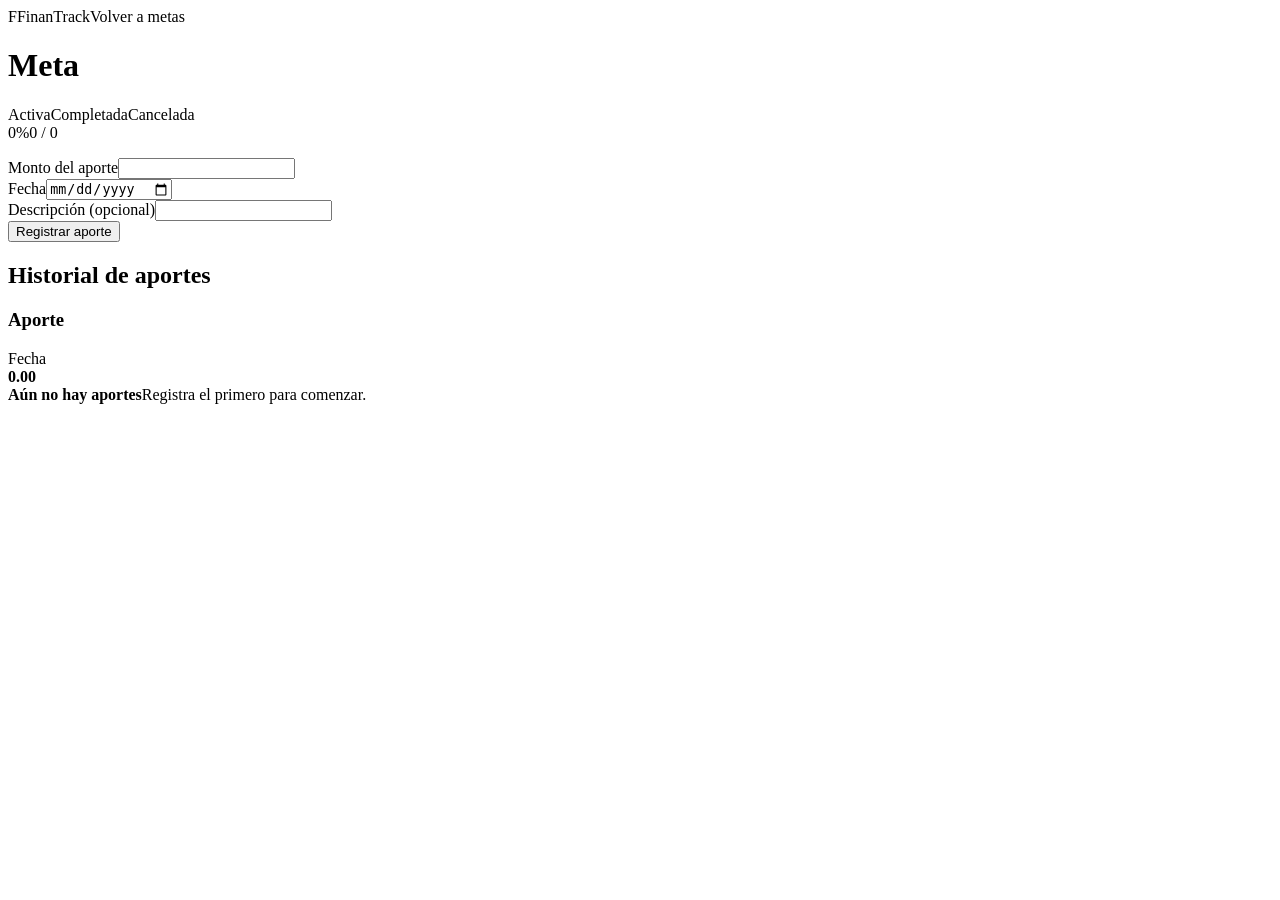
<file: src/main/resources/templates/meta-detalle.html>
<!DOCTYPE html>
<html lang="es" xmlns:th="http://www.thymeleaf.org">
<head><meta charset="UTF-8"><meta name="viewport" content="width=device-width, initial-scale=1"><title th:text="${meta.nombre} + ' · FinanTrack'">Meta · FinanTrack</title><link rel="stylesheet" th:href="@{/css/gestion.css}"></head>
<body><main class="shell">
  <header class="top"><a class="brand" th:href="@{/dashboard}"><span class="brand-mark">F</span><span>Finan<span class="brand-accent">Track</span></span></a><a class="button" th:href="@{/metas}">Volver a metas</a></header>
  <p class="flash" th:if="${mensajeExito}" th:text="${mensajeExito}" role="status"></p>
  <h1 class="heading" th:text="${meta.nombre}">Meta</h1>
  <p class="subheading" th:text="${meta.descripcion != null ? meta.descripcion : 'Detalle y aportes registrados para esta meta.'}"></p>
  <section class="panel">
    <span class="badge purple" th:if="${meta.estado.name() == 'ACTIVA'}">Activa</span><span class="badge green" th:if="${meta.estado.name() == 'COMPLETADA'}">Completada</span><span class="badge gray" th:if="${meta.estado.name() == 'CANCELADA'}">Cancelada</span>
    <div class="progress-label"><span th:text="${meta.porcentaje} + '% completado'">0%</span><span class="money" th:text="${#numbers.formatDecimal(meta.aportado,1,'POINT',2,'COMMA')} + ' / ' + ${#numbers.formatDecimal(meta.objetivo,1,'POINT',2,'COMMA')}">0 / 0</span></div>
    <div class="progress purple" role="progressbar" th:attr="aria-valuenow=${meta.porcentaje},aria-valuemin=0,aria-valuemax=100"><i th:style="'width:' + ${meta.porcentaje} + '%'"></i></div>
    <p class="muted" th:text="'Importe restante: ' + ${#numbers.formatDecimal(meta.restante,1,'POINT',2,'COMMA')}"></p>
    <p class="muted" th:if="${meta.fechaObjetivo != null}" th:text="'Fecha objetivo: ' + ${#temporals.format(meta.fechaObjetivo,'dd MMM yyyy')}"></p>
    <form class="inline-form" th:if="${meta.estado.name() == 'ACTIVA'}" th:object="${aporteForm}" th:action="@{/metas/{id}/aportes(id=${meta.id})}" method="post">
      <div class="errors" style="grid-column:1/-1" th:if="${#fields.hasGlobalErrors() || #fields.hasErrors('*')}"><p th:each="error : ${#fields.globalErrors()}" th:text="${error}"></p><p th:each="error : ${#fields.errors('*')}" th:text="${error}"></p></div>
      <div class="field"><label for="monto">Monto del aporte</label><input id="monto" th:field="*{monto}" type="number" min="0.01" step="0.01" required><span class="field-error" th:errors="*{monto}"></span></div>
      <div class="field"><label for="fecha">Fecha</label><input id="fecha" th:field="*{fecha}" type="date" required><span class="field-error" th:errors="*{fecha}"></span></div>
      <div class="field"><label for="descripcion">Descripción (opcional)</label><input id="descripcion" th:field="*{descripcion}" maxlength="255"><span class="field-error" th:errors="*{descripcion}"></span></div>
      <button class="button primary" type="submit">Registrar aporte</button>
    </form>
    <h2 class="section-title">Historial de aportes</h2>
    <div class="list" th:if="${!#lists.isEmpty(aportes)}"><article class="row" th:each="aporte : ${aportes}"><div class="row-main"><h3 class="row-title" th:text="${aporte.descripcion != null ? aporte.descripcion : 'Aporte'}">Aporte</h3><span class="muted" th:text="${#temporals.format(aporte.fecha,'dd MMM yyyy')}">Fecha</span></div><strong class="money" th:text="${#numbers.formatDecimal(aporte.monto,1,'POINT',2,'COMMA')}">0.00</strong></article></div>
    <div class="empty" th:if="${#lists.isEmpty(aportes)}"><strong>Aún no hay aportes</strong>Registra el primero para comenzar.</div>
  </section>
</main></body></html>
</file>
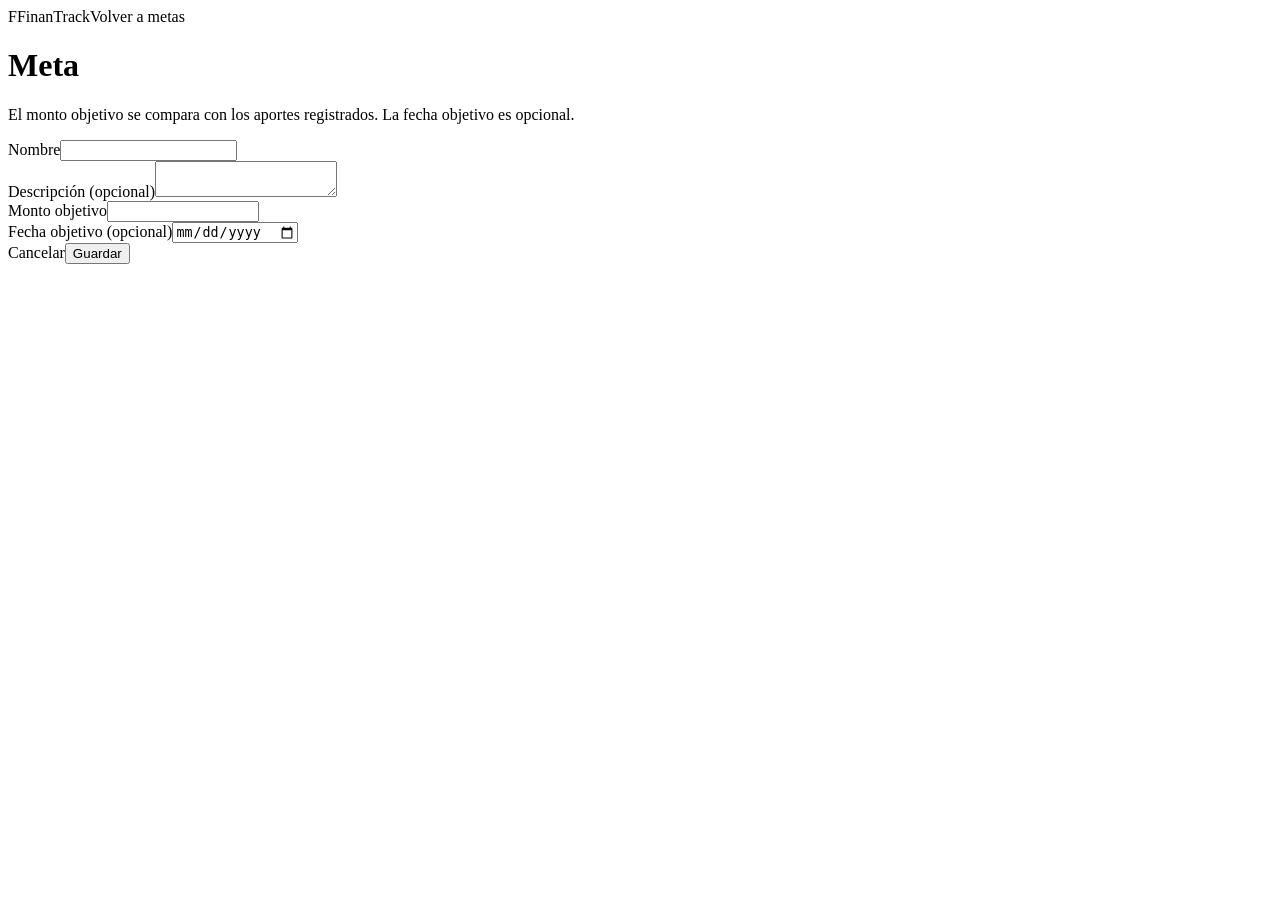
<file: src/main/resources/templates/meta-form.html>
<!DOCTYPE html>
<html lang="es" xmlns:th="http://www.thymeleaf.org">
<head><meta charset="UTF-8"><meta name="viewport" content="width=device-width, initial-scale=1"><title>Meta de ahorro · FinanTrack</title><link rel="stylesheet" th:href="@{/css/gestion.css}"></head>
<body><main class="shell">
  <header class="top"><a class="brand" th:href="@{/dashboard}"><span class="brand-mark">F</span><span>Finan<span class="brand-accent">Track</span></span></a><a class="button" th:href="@{/metas}">Volver a metas</a></header>
  <h1 class="heading" th:text="${modoEdicion} ? 'Editar meta' : 'Crear meta de ahorro'">Meta</h1><p class="subheading">El monto objetivo se compara con los aportes registrados. La fecha objetivo es opcional.</p>
  <section class="panel">
    <form th:object="${metaForm}" th:action="${modoEdicion} ? @{/metas/{id}(id=${metaId})} : @{/metas}" method="post">
      <div class="errors" th:if="${#fields.hasGlobalErrors() || #fields.hasErrors('*')}"><p th:each="error : ${#fields.globalErrors()}" th:text="${error}"></p><p th:each="error : ${#fields.errors('*')}" th:text="${error}"></p></div>
      <div class="form-grid">
        <div class="field full"><label for="nombre">Nombre</label><input id="nombre" th:field="*{nombre}" maxlength="120" required><span class="field-error" th:errors="*{nombre}"></span></div>
        <div class="field full"><label for="descripcion">Descripción (opcional)</label><textarea id="descripcion" th:field="*{descripcion}" maxlength="255"></textarea><span class="field-error" th:errors="*{descripcion}"></span></div>
        <div class="field"><label for="montoObjetivo">Monto objetivo</label><input id="montoObjetivo" th:field="*{montoObjetivo}" type="number" min="0.01" step="0.01" max="999999999999.99" required><span class="field-error" th:errors="*{montoObjetivo}"></span></div>
        <div class="field"><label for="fechaObjetivo">Fecha objetivo (opcional)</label><input id="fechaObjetivo" th:field="*{fechaObjetivo}" type="date"><span class="field-error" th:errors="*{fechaObjetivo}"></span></div>
      </div>
      <div class="form-actions"><a class="button" th:href="@{/metas}">Cancelar</a><button class="button primary" type="submit" th:text="${modoEdicion} ? 'Guardar cambios' : 'Crear meta'">Guardar</button></div>
    </form>
  </section>
</main></body></html>
</file>
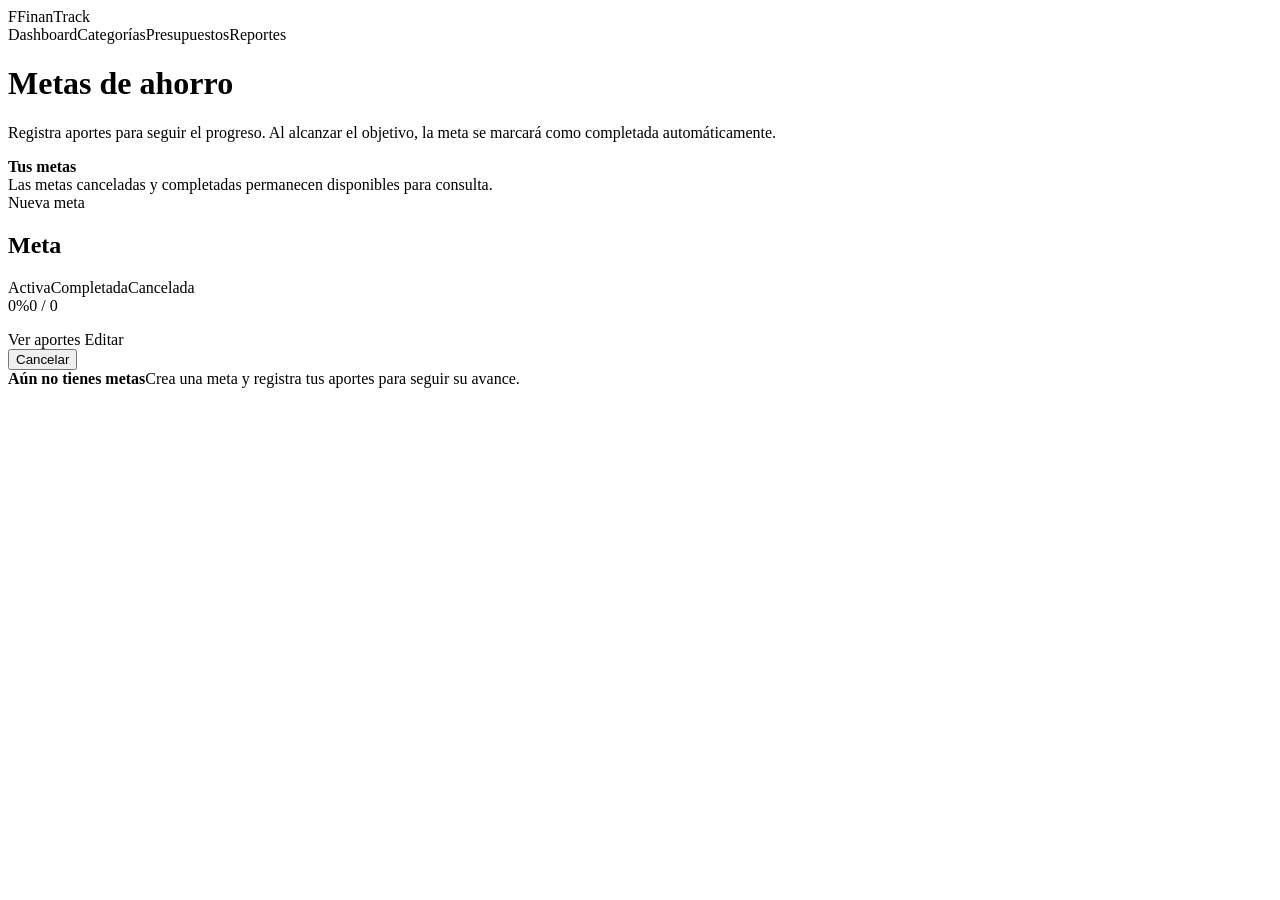
<file: src/main/resources/templates/metas.html>
<!DOCTYPE html>
<html lang="es" xmlns:th="http://www.thymeleaf.org">
<head><meta charset="UTF-8"><meta name="viewport" content="width=device-width, initial-scale=1"><title>FinanTrack · Metas de ahorro</title><link rel="stylesheet" th:href="@{/css/gestion.css}"></head>
<body><main class="shell">
  <header class="top"><a class="brand" th:href="@{/dashboard}"><span class="brand-mark">F</span><span>Finan<span class="brand-accent">Track</span></span></a><nav class="top-links" aria-label="Navegación"><a th:href="@{/dashboard}">Dashboard</a><a th:href="@{/categorias}">Categorías</a><a th:href="@{/presupuestos}">Presupuestos</a><a th:href="@{/reportes}">Reportes</a></nav></header>
  <h1 class="heading">Metas de ahorro</h1><p class="subheading">Registra aportes para seguir el progreso. Al alcanzar el objetivo, la meta se marcará como completada automáticamente.</p>
  <p class="flash" th:if="${mensajeExito}" th:text="${mensajeExito}" role="status"></p><p class="flash error" th:if="${mensajeError}" th:text="${mensajeError}" role="alert"></p>
  <section class="panel">
    <div class="top"><div><strong>Tus metas</strong><div class="muted">Las metas canceladas y completadas permanecen disponibles para consulta.</div></div><a class="button primary" th:href="@{/metas/nueva}">Nueva meta</a></div>
    <div class="list" th:if="${!#lists.isEmpty(metas)}">
      <article class="row" th:each="meta : ${metas}">
        <div class="row-main" style="flex:1">
          <h2 class="row-title" th:text="${meta.nombre}">Meta</h2>
          <span class="badge purple" th:if="${meta.estado.name() == 'ACTIVA'}">Activa</span><span class="badge green" th:if="${meta.estado.name() == 'COMPLETADA'}">Completada</span><span class="badge gray" th:if="${meta.estado.name() == 'CANCELADA'}">Cancelada</span>
          <div class="progress-label"><span th:text="${meta.porcentaje} + '% completado'">0%</span><span class="money" th:text="${#numbers.formatDecimal(meta.aportado,1,'POINT',2,'COMMA')} + ' / ' + ${#numbers.formatDecimal(meta.objetivo,1,'POINT',2,'COMMA')}">0 / 0</span></div>
          <div class="progress purple" role="progressbar" th:attr="aria-valuenow=${meta.porcentaje},aria-valuemin=0,aria-valuemax=100,aria-label=${'Progreso de ' + meta.nombre}"><i th:style="'width:' + ${meta.porcentaje} + '%'"></i></div>
          <p class="muted" th:text="'Restante: ' + ${#numbers.formatDecimal(meta.restante,1,'POINT',2,'COMMA')}"></p>
          <p class="muted" th:if="${meta.fechaObjetivo != null}" th:text="'Fecha objetivo: ' + ${#temporals.format(meta.fechaObjetivo,'dd MMM yyyy')}"></p>
        </div>
        <div class="actions">
          <a class="button" th:href="@{/metas/{id}(id=${meta.id})}">Ver aportes</a>
          <a class="button" th:if="${meta.estado.name() == 'ACTIVA'}" th:href="@{/metas/{id}/editar(id=${meta.id})}">Editar</a>
          <form th:if="${meta.estado.name() == 'ACTIVA'}" th:action="@{/metas/{id}/cancelar(id=${meta.id})}" method="post"><button class="button danger" type="submit">Cancelar</button></form>
        </div>
      </article>
    </div>
    <div class="empty" th:if="${#lists.isEmpty(metas)}"><strong>Aún no tienes metas</strong>Crea una meta y registra tus aportes para seguir su avance.</div>
  </section>
</main></body></html>
</file>
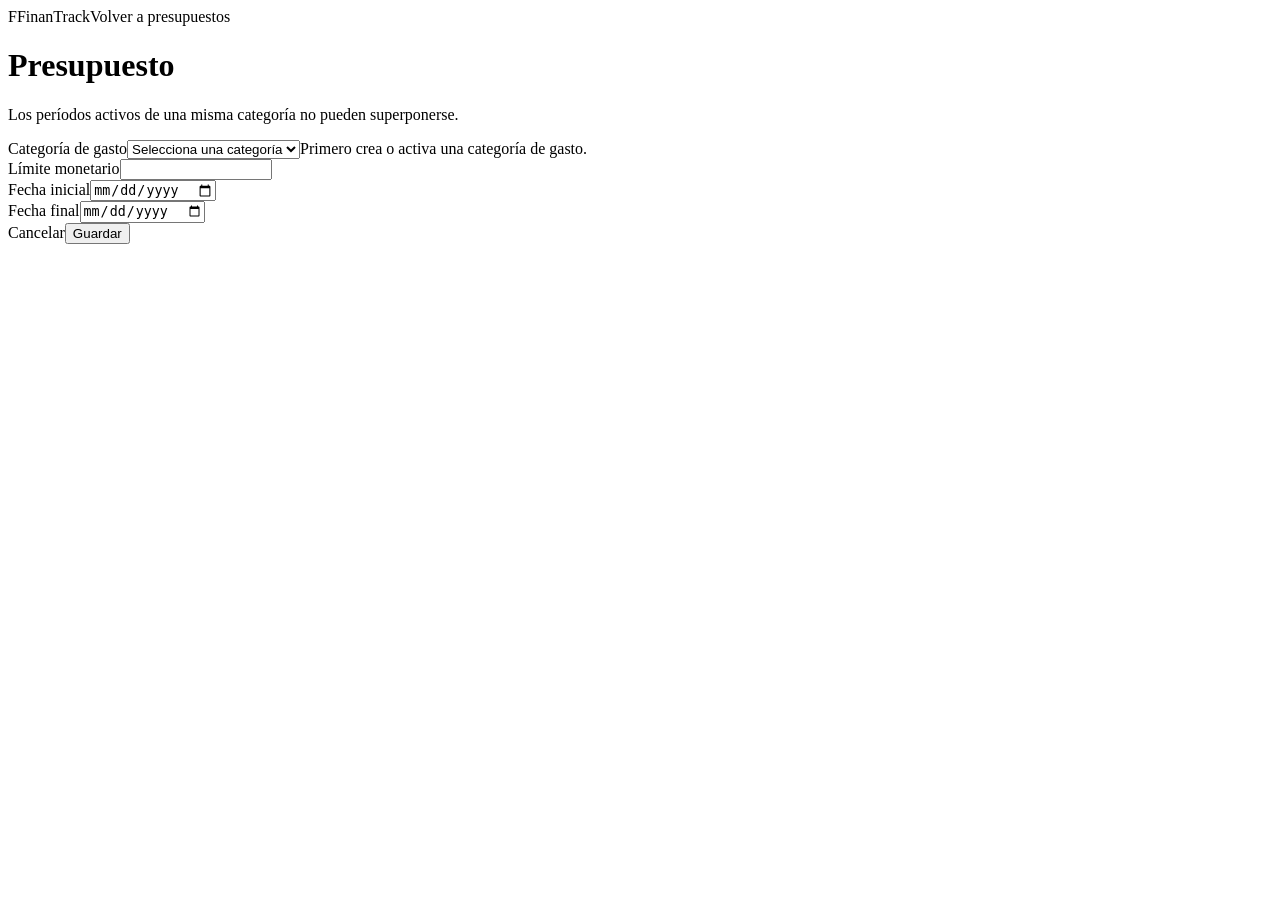
<file: src/main/resources/templates/presupuesto-form.html>
<!DOCTYPE html>
<html lang="es" xmlns:th="http://www.thymeleaf.org">
<head><meta charset="UTF-8"><meta name="viewport" content="width=device-width, initial-scale=1"><title>Presupuesto · FinanTrack</title><link rel="stylesheet" th:href="@{/css/gestion.css}"></head>
<body><main class="shell">
  <header class="top"><a class="brand" th:href="@{/dashboard}"><span class="brand-mark">F</span><span>Finan<span class="brand-accent">Track</span></span></a><a class="button" th:href="@{/presupuestos}">Volver a presupuestos</a></header>
  <h1 class="heading" th:text="${modoEdicion} ? 'Editar presupuesto' : 'Crear presupuesto'">Presupuesto</h1><p class="subheading">Los períodos activos de una misma categoría no pueden superponerse.</p>
  <section class="panel">
    <form th:object="${presupuestoForm}" th:action="${modoEdicion} ? @{/presupuestos/{id}(id=${presupuestoId})} : @{/presupuestos}" method="post">
      <div class="errors" th:if="${#fields.hasGlobalErrors() || #fields.hasErrors('*')}"><p th:each="error : ${#fields.globalErrors()}" th:text="${error}"></p><p th:each="error : ${#fields.errors('*')}" th:text="${error}"></p></div>
      <div class="form-grid">
        <div class="field full"><label for="categoriaId">Categoría de gasto</label><select id="categoriaId" th:field="*{categoriaId}" required><option value="">Selecciona una categoría</option><option th:each="categoria : ${categorias}" th:value="${categoria.id}" th:text="${categoria.nombre}"></option></select><span class="field-error" th:errors="*{categoriaId}"></span><span class="muted" th:if="${#lists.isEmpty(categorias)}">Primero crea o activa una categoría de gasto.</span></div>
        <div class="field full"><label for="montoLimite">Límite monetario</label><input id="montoLimite" th:field="*{montoLimite}" type="number" min="0.01" step="0.01" max="999999999999.99" required><span class="field-error" th:errors="*{montoLimite}"></span></div>
        <div class="field"><label for="fechaInicio">Fecha inicial</label><input id="fechaInicio" th:field="*{fechaInicio}" type="date" required><span class="field-error" th:errors="*{fechaInicio}"></span></div>
        <div class="field"><label for="fechaFin">Fecha final</label><input id="fechaFin" th:field="*{fechaFin}" type="date" required><span class="field-error" th:errors="*{fechaFin}"></span></div>
      </div>
      <div class="form-actions"><a class="button" th:href="@{/presupuestos}">Cancelar</a><button class="button primary" type="submit" th:text="${modoEdicion} ? 'Guardar cambios' : 'Crear presupuesto'">Guardar</button></div>
    </form>
  </section>
</main></body></html>
</file>
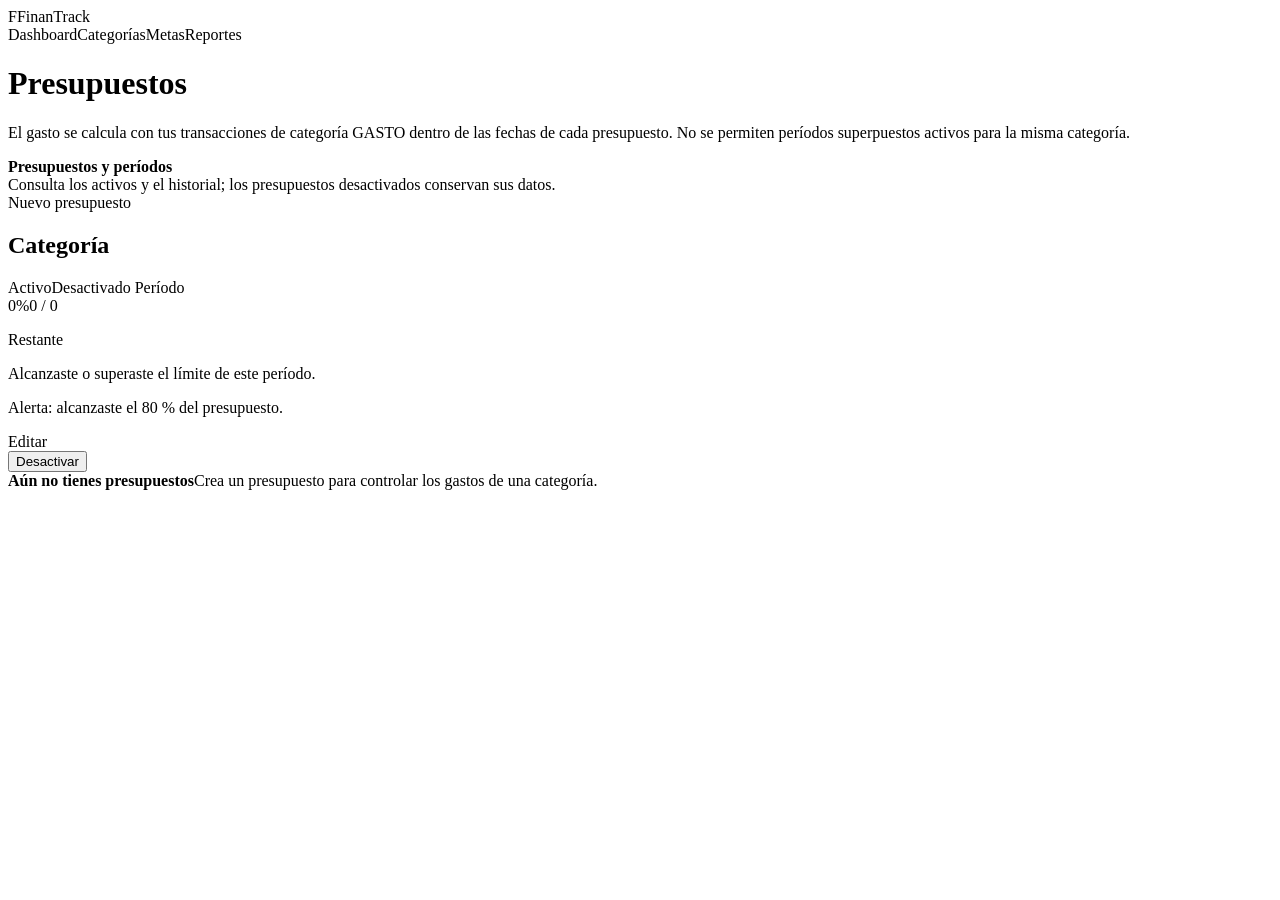
<file: src/main/resources/templates/presupuestos.html>
<!DOCTYPE html>
<html lang="es" xmlns:th="http://www.thymeleaf.org">
<head>
  <meta charset="UTF-8"><meta name="viewport" content="width=device-width, initial-scale=1">
  <title>FinanTrack · Presupuestos</title><link rel="stylesheet" th:href="@{/css/gestion.css}">
</head>
<body><main class="shell">
  <header class="top"><a class="brand" th:href="@{/dashboard}"><span class="brand-mark">F</span><span>Finan<span class="brand-accent">Track</span></span></a><nav class="top-links" aria-label="Navegación"><a th:href="@{/dashboard}">Dashboard</a><a th:href="@{/categorias}">Categorías</a><a th:href="@{/metas}">Metas</a><a th:href="@{/reportes}">Reportes</a></nav></header>
  <h1 class="heading">Presupuestos</h1><p class="subheading">El gasto se calcula con tus transacciones de categoría GASTO dentro de las fechas de cada presupuesto. No se permiten períodos superpuestos activos para la misma categoría.</p>
  <p class="flash" th:if="${mensajeExito}" th:text="${mensajeExito}" role="status"></p><p class="flash error" th:if="${mensajeError}" th:text="${mensajeError}" role="alert"></p>
  <section class="panel">
    <div class="top"><div><strong>Presupuestos y períodos</strong><div class="muted">Consulta los activos y el historial; los presupuestos desactivados conservan sus datos.</div></div><a class="button primary" th:href="@{/presupuestos/nuevo}">Nuevo presupuesto</a></div>
    <div class="list" th:if="${!#lists.isEmpty(presupuestos)}">
      <article class="row" th:each="p : ${presupuestos}">
        <div class="row-main" style="flex:1">
          <h2 class="row-title" th:text="${p.categoria}">Categoría</h2>
          <span class="badge green" th:if="${p.activo}">Activo</span><span class="badge gray" th:unless="${p.activo}">Desactivado</span>
          <span class="muted" th:text="${#temporals.format(p.fechaInicio, 'dd MMM yyyy')} + ' — ' + ${#temporals.format(p.fechaFin, 'dd MMM yyyy')}">Período</span>
          <div class="progress-label"><span th:text="${p.porcentaje} + '% utilizado'">0%</span><span class="money" th:text="${#numbers.formatDecimal(p.gastado,1,'POINT',2,'COMMA')} + ' / ' + ${#numbers.formatDecimal(p.limite,1,'POINT',2,'COMMA')}">0 / 0</span></div>
          <div class="progress" th:classappend="${p.porcentaje >= 100} ? ' over' : (${p.porcentaje >= 80} ? ' warning' : '')" role="progressbar" th:attr="aria-valuenow=${p.porcentajeBarra},aria-valuemin=0,aria-valuemax=100,aria-label=${'Uso del presupuesto de ' + p.categoria}"><i th:style="'width:' + ${p.porcentajeBarra} + '%'"></i></div>
          <p class="muted" th:text="'Restante: ' + ${#numbers.formatDecimal(p.restante,1,'POINT',2,'COMMA')}">Restante</p>
          <p class="muted" th:if="${p.porcentaje >= 100}">Alcanzaste o superaste el límite de este período.</p>
          <p class="muted" th:if="${p.porcentaje >= 80 and p.porcentaje < 100}">Alerta: alcanzaste el 80 % del presupuesto.</p>
        </div>
        <div class="actions" th:if="${p.activo}">
          <a class="button" th:href="@{/presupuestos/{id}/editar(id=${p.id})}">Editar</a>
          <form th:action="@{/presupuestos/{id}/desactivar(id=${p.id})}" method="post"><button class="button danger" type="submit">Desactivar</button></form>
        </div>
      </article>
    </div>
    <div class="empty" th:if="${#lists.isEmpty(presupuestos)}"><strong>Aún no tienes presupuestos</strong>Crea un presupuesto para controlar los gastos de una categoría.</div>
  </section>
</main></body></html>
</file>
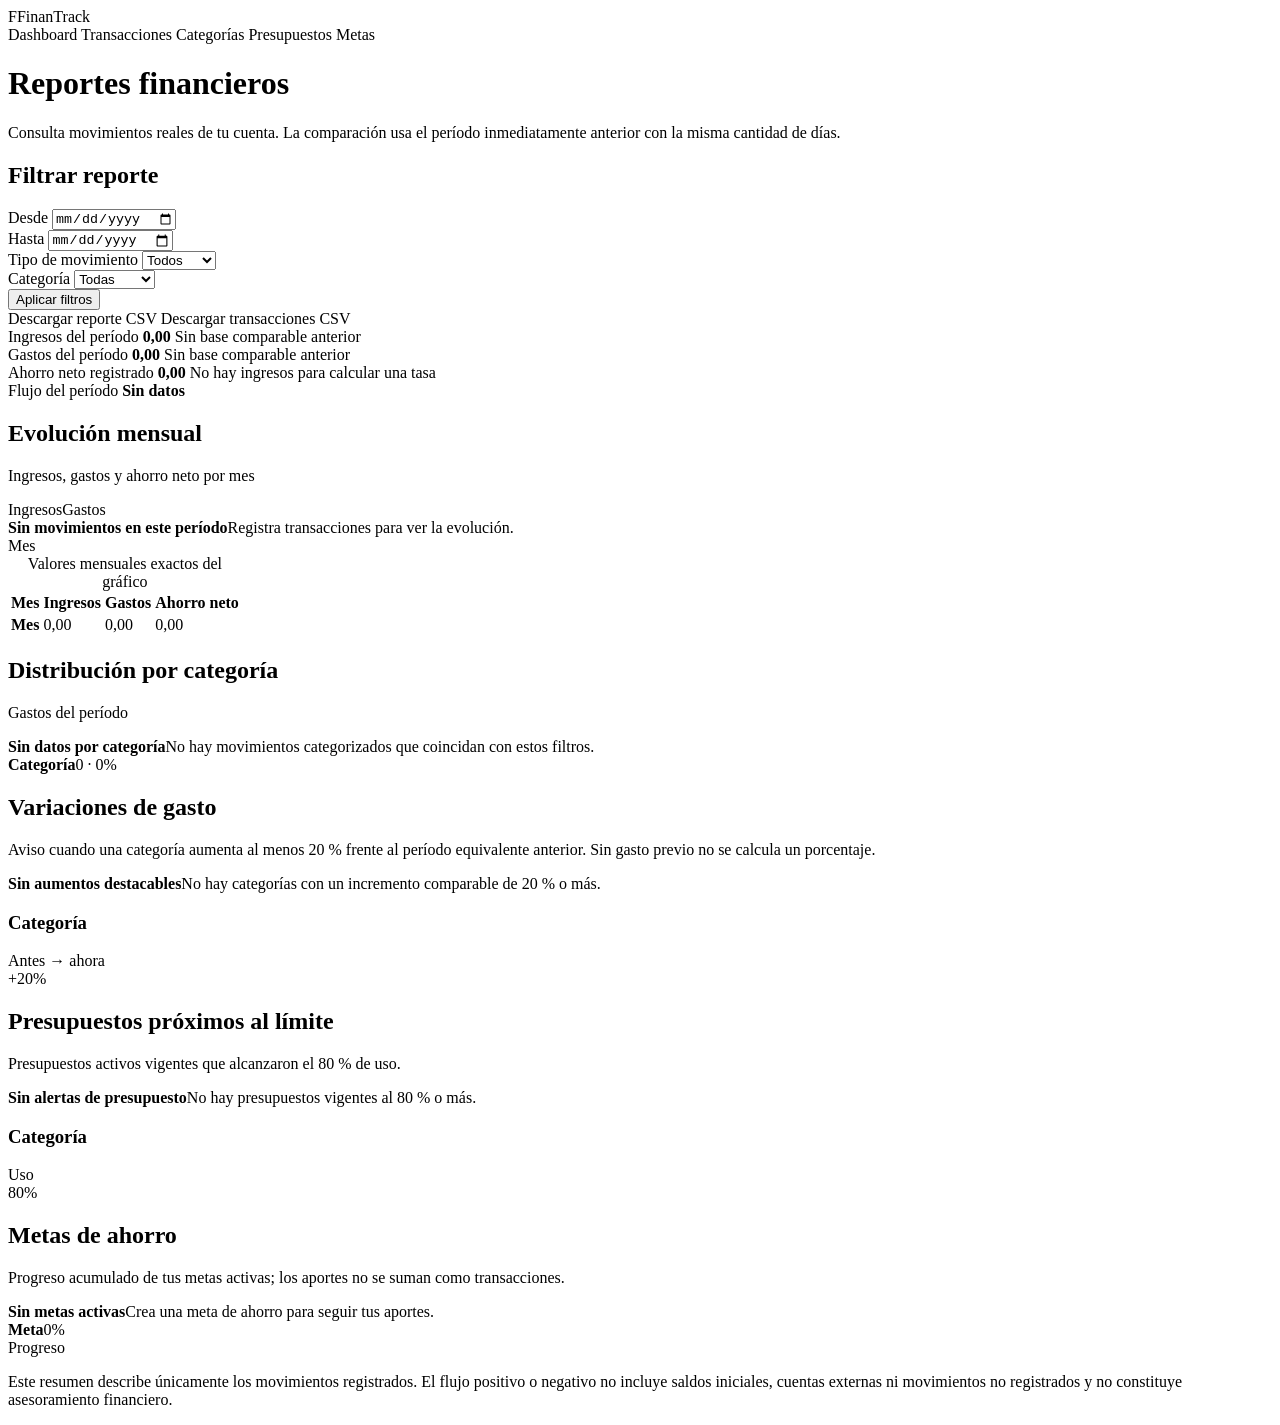
<file: src/main/resources/templates/reportes.html>
<!DOCTYPE html>
<html lang="es" xmlns:th="http://www.thymeleaf.org">
<head>
  <meta charset="UTF-8">
  <meta name="viewport" content="width=device-width, initial-scale=1">
  <title>FinanTrack · Reportes</title>
  <link rel="stylesheet" th:href="@{/css/gestion.css}">
</head>
<body>
<main class="shell">
  <header class="top">
    <a class="brand" th:href="@{/dashboard}"><span class="brand-mark">F</span><span>Finan<span class="brand-accent">Track</span></span></a>
    <nav class="top-links" aria-label="Navegación principal">
      <a th:href="@{/dashboard}">Dashboard</a>
      <a th:href="@{/transacciones}">Transacciones</a>
      <a th:href="@{/categorias}">Categorías</a>
      <a th:href="@{/presupuestos}">Presupuestos</a>
      <a th:href="@{/metas}">Metas</a>
    </nav>
  </header>
  <h1 class="heading">Reportes financieros</h1>
  <p class="subheading">Consulta movimientos reales de tu cuenta. La comparación usa el período inmediatamente anterior con la misma cantidad de días.</p>
  <p class="flash error" th:if="${errorFiltro}" th:text="${errorFiltro}" role="alert"></p>

  <section class="panel report-filter" aria-labelledby="filters-title">
    <h2 class="section-title" id="filters-title">Filtrar reporte</h2>
    <form class="report-form" method="get" th:action="@{/reportes}">
      <div class="field">
        <label for="desde">Desde</label>
        <input id="desde" type="date" name="desde" th:value="${desde}" required>
      </div>
      <div class="field">
        <label for="hasta">Hasta</label>
        <input id="hasta" type="date" name="hasta" th:value="${hasta}" required>
      </div>
      <div class="field">
        <label for="tipo">Tipo de movimiento</label>
        <select id="tipo" name="tipo">
          <option value="">Todos</option>
          <option value="INGRESO" th:selected="${tipo != null && tipo.name() == 'INGRESO'}">Ingresos</option>
          <option value="GASTO" th:selected="${tipo != null && tipo.name() == 'GASTO'}">Gastos</option>
        </select>
      </div>
      <div class="field">
        <label for="categoriaId">Categoría</label>
        <select id="categoriaId" name="categoriaId">
          <option value="">Todas</option>
          <option th:each="categoria : ${categorias}"
                  th:value="${categoria.id}"
                  th:selected="${categoriaId != null && categoria.id == categoriaId}"
                  th:text="${categoria.nombre + (categoria.activa ? '' : ' (inactiva)')}">Categoría</option>
        </select>
      </div>
      <button class="button primary" type="submit">Aplicar filtros</button>
    </form>
  </section>

  <th:block th:if="${reporte != null}">
    <div class="report-actions">
      <a class="button" th:href="@{/reportes/exportar.csv(desde=${desde},hasta=${hasta},tipo=${tipo},categoriaId=${categoriaId})}">Descargar reporte CSV</a>
      <a class="button" th:href="@{/reportes/exportar-transacciones.csv(desde=${desde},hasta=${hasta},tipo=${tipo},categoriaId=${categoriaId})}">Descargar transacciones CSV</a>
    </div>

    <section class="report-kpis" aria-label="Resumen del período">
      <article class="panel report-kpi">
        <span class="muted">Ingresos del período</span>
        <strong class="report-money income" th:text="${#numbers.formatDecimal(reporte.ingresos,1,'POINT',2,'COMMA')}">0,00</strong>
        <span class="muted" th:if="${reporte.comparacionIngresos != null}" th:text="${reporte.comparacionIngresos.variacionPorcentual + '% vs. período anterior'}"></span>
        <span class="muted" th:unless="${reporte.comparacionIngresos != null}">Sin base comparable anterior</span>
      </article>
      <article class="panel report-kpi">
        <span class="muted">Gastos del período</span>
        <strong class="report-money expense" th:text="${#numbers.formatDecimal(reporte.gastos,1,'POINT',2,'COMMA')}">0,00</strong>
        <span class="muted" th:if="${reporte.comparacionGastos != null}" th:text="${reporte.comparacionGastos.variacionPorcentual + '% vs. período anterior'}"></span>
        <span class="muted" th:unless="${reporte.comparacionGastos != null}">Sin base comparable anterior</span>
      </article>
      <article class="panel report-kpi">
        <span class="muted">Ahorro neto registrado</span>
        <strong class="report-money" th:text="${#numbers.formatDecimal(reporte.ahorroNeto,1,'POINT',2,'COMMA')}">0,00</strong>
        <span class="muted" th:if="${reporte.tasaAhorro != null}" th:text="${'Tasa del período: ' + reporte.tasaAhorro + '% de los ingresos'}"></span>
        <span class="muted" th:unless="${reporte.tasaAhorro != null}">No hay ingresos para calcular una tasa</span>
      </article>
      <article class="panel report-kpi health">
        <span class="muted">Flujo del período</span>
        <strong th:text="${reporte.salud.estado}">Sin datos</strong>
        <span class="muted" th:text="${reporte.salud.explicacion}"></span>
      </article>
    </section>

    <section class="report-grid">
      <article class="panel">
        <div class="report-heading">
          <div><h2 class="section-title">Evolución mensual</h2><p class="muted">Ingresos, gastos y ahorro neto por mes</p></div>
          <div class="report-legend" aria-label="Leyenda"><span><i class="legend-swatch income"></i>Ingresos</span><span><i class="legend-swatch expense"></i>Gastos</span></div>
        </div>
        <div class="empty" th:if="${!reporte.hayMovimientos}"><strong>Sin movimientos en este período</strong>Registra transacciones para ver la evolución.</div>
        <div class="monthly-chart" role="img" aria-label="Gráfico mensual de ingresos y gastos" th:if="${reporte.hayMovimientos}">
          <div class="month-bars" th:each="mes : ${reporte.meses}">
            <div class="bar-pair">
              <span class="report-bar income" th:style="'height:' + ${mes.anchoIngresos} + '%'" th:attr="aria-label=${'Ingresos: ' + mes.ingresos}"></span>
              <span class="report-bar expense" th:style="'height:' + ${mes.anchoGastos} + '%'" th:attr="aria-label=${'Gastos: ' + mes.gastos}"></span>
            </div>
            <span class="month-label" th:text="${mes.etiqueta}">Mes</span>
          </div>
        </div>
        <div class="table-wrap" th:if="${reporte.hayMovimientos}">
          <table>
            <caption class="sr-only">Valores mensuales exactos del gráfico</caption>
            <thead><tr><th>Mes</th><th>Ingresos</th><th>Gastos</th><th>Ahorro neto</th></tr></thead>
            <tbody><tr th:each="mes : ${reporte.meses}">
              <th scope="row" th:text="${mes.etiqueta}">Mes</th>
              <td th:text="${#numbers.formatDecimal(mes.ingresos,1,'POINT',2,'COMMA')}">0,00</td>
              <td th:text="${#numbers.formatDecimal(mes.gastos,1,'POINT',2,'COMMA')}">0,00</td>
              <td th:text="${#numbers.formatDecimal(mes.ahorroNeto,1,'POINT',2,'COMMA')}">0,00</td>
            </tr></tbody>
          </table>
        </div>
      </article>

      <article class="panel">
        <div class="report-heading">
          <div><h2 class="section-title">Distribución por categoría</h2><p class="muted" th:text="${tipo == null || tipo.name() == 'GASTO' ? 'Gastos del período' : 'Ingresos del período'}">Gastos del período</p></div>
        </div>
        <div class="empty" th:if="${#lists.isEmpty(reporte.categorias)}"><strong>Sin datos por categoría</strong>No hay movimientos categorizados que coincidan con estos filtros.</div>
        <div class="category-bars" role="list" aria-label="Totales y porcentajes por categoría" th:if="${!#lists.isEmpty(reporte.categorias)}">
          <div class="category-bar-row" role="listitem" th:each="categoria : ${reporte.categorias}">
            <div class="category-bar-copy"><strong th:text="${categoria.nombre}">Categoría</strong><span th:text="${#numbers.formatDecimal(categoria.total,1,'POINT',2,'COMMA')} + ' · ' + ${categoria.porcentaje} + '%'">0 · 0%</span></div>
            <div class="progress" role="progressbar" th:attr="aria-valuenow=${categoria.porcentaje},aria-valuemin=0,aria-valuemax=100,aria-label=${'Porcentaje de ' + categoria.nombre}">
              <i th:style="'width:' + ${categoria.porcentaje} + '%;background:' + ${categoria.color}"></i>
            </div>
          </div>
        </div>
      </article>
    </section>

    <section class="report-grid report-insights">
      <article class="panel">
        <h2 class="section-title">Variaciones de gasto</h2>
        <p class="muted">Aviso cuando una categoría aumenta al menos 20 % frente al período equivalente anterior. Sin gasto previo no se calcula un porcentaje.</p>
        <div class="empty" th:if="${#lists.isEmpty(reporte.aumentosGasto)}"><strong>Sin aumentos destacables</strong>No hay categorías con un incremento comparable de 20 % o más.</div>
        <div class="list" th:if="${!#lists.isEmpty(reporte.aumentosGasto)}">
          <div class="row" th:each="aumento : ${reporte.aumentosGasto}">
            <div class="row-main"><h3 class="row-title" th:text="${aumento.nombre}">Categoría</h3><span class="muted" th:text="${#numbers.formatDecimal(aumento.anterior,1,'POINT',2,'COMMA')} + ' → ' + ${#numbers.formatDecimal(aumento.actual,1,'POINT',2,'COMMA')}">Antes → ahora</span></div>
            <span class="badge red" th:text="'+' + ${aumento.variacionPorcentual} + '%'">+20%</span>
          </div>
        </div>
      </article>
      <article class="panel">
        <h2 class="section-title">Presupuestos próximos al límite</h2>
        <p class="muted">Presupuestos activos vigentes que alcanzaron el 80 % de uso.</p>
        <div class="empty" th:if="${#lists.isEmpty(reporte.presupuestosCercanos)}"><strong>Sin alertas de presupuesto</strong>No hay presupuestos vigentes al 80 % o más.</div>
        <div class="list" th:if="${!#lists.isEmpty(reporte.presupuestosCercanos)}">
          <div class="row" th:each="presupuesto : ${reporte.presupuestosCercanos}">
            <div class="row-main"><h3 class="row-title" th:text="${presupuesto.categoria}">Categoría</h3><span class="muted" th:text="${#numbers.formatDecimal(presupuesto.gastado,1,'POINT',2,'COMMA')} + ' / ' + ${#numbers.formatDecimal(presupuesto.limite,1,'POINT',2,'COMMA')}">Uso</span></div>
            <span class="badge" th:classappend="${presupuesto.porcentaje >= 100} ? ' red' : ' gray'" th:text="${presupuesto.porcentaje} + '%'">80%</span>
          </div>
        </div>
      </article>
      <article class="panel">
        <h2 class="section-title">Metas de ahorro</h2>
        <p class="muted">Progreso acumulado de tus metas activas; los aportes no se suman como transacciones.</p>
        <div class="empty" th:if="${#lists.isEmpty(reporte.metasActivas)}"><strong>Sin metas activas</strong>Crea una meta de ahorro para seguir tus aportes.</div>
        <div class="goal-report-list" th:if="${!#lists.isEmpty(reporte.metasActivas)}">
          <div class="goal-report" th:each="meta : ${reporte.metasActivas}">
            <div class="category-bar-copy"><strong th:text="${meta.nombre}">Meta</strong><span th:text="${meta.porcentaje} + '%'">0%</span></div>
            <div class="progress purple" role="progressbar" th:attr="aria-valuenow=${meta.porcentaje},aria-valuemin=0,aria-valuemax=100,aria-label=${'Progreso de la meta ' + meta.nombre}"><i th:style="'width:' + ${meta.porcentaje} + '%'"></i></div>
            <span class="muted" th:text="${#numbers.formatDecimal(meta.aportado,1,'POINT',2,'COMMA')} + ' de ' + ${#numbers.formatDecimal(meta.objetivo,1,'POINT',2,'COMMA')}">Progreso</span>
          </div>
        </div>
      </article>
    </section>
    <p class="report-disclaimer">Este resumen describe únicamente los movimientos registrados. El flujo positivo o negativo no incluye saldos iniciales, cuentas externas ni movimientos no registrados y no constituye asesoramiento financiero.</p>
  </th:block>
</main>
</body>
</html>
</file>
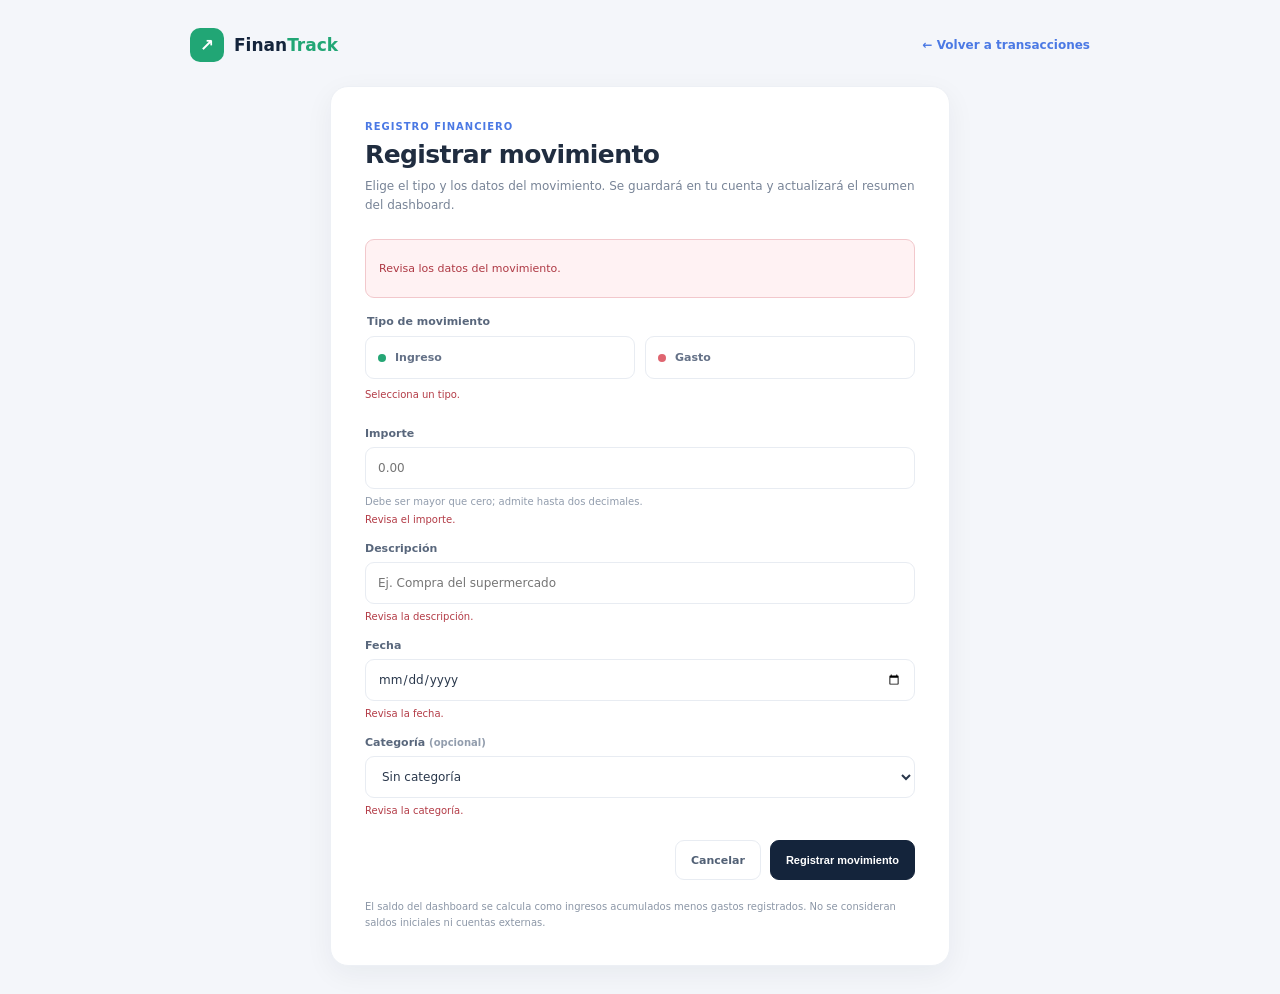
<file: src/main/resources/templates/transaccion-form.html>
<!DOCTYPE html>
<html lang="es" xmlns:th="http://www.thymeleaf.org">
<head>
  <meta charset="UTF-8">
  <meta name="viewport" content="width=device-width, initial-scale=1">
  <title th:text="${modoEdicion} ? 'FinanTrack · Editar movimiento' : 'FinanTrack · Nuevo movimiento'">FinanTrack · Movimiento</title>
  <style>
    :root{--navy:#14243b;--page:#f4f6fa;--text:#202d40;--muted:#788497;--line:#e8ecf2;--blue:#4b79e4;--red:#df6570}
    *{box-sizing:border-box}
    body{min-height:100vh;margin:0;padding:28px 16px;background:var(--page);color:var(--text);font:14px Inter,ui-sans-serif,system-ui,-apple-system,"Segoe UI",sans-serif}
    a{color:inherit;text-decoration:none}
    .top{display:flex;max-width:900px;align-items:center;justify-content:space-between;gap:14px;margin:0 auto 24px}
    .brand{display:flex;align-items:center;gap:10px;color:var(--navy);font-size:17px;font-weight:750}
    .mark{display:grid;width:34px;height:34px;place-items:center;border-radius:10px;background:#21a675;color:#fff}
    .brand-accent{color:#21a675}
    .back{color:var(--blue);font-size:12px;font-weight:650}
    main{width:min(620px,100%);margin:0 auto}
    .card{padding:clamp(20px,5vw,34px);border:1px solid #edf0f5;border-radius:18px;background:#fff;box-shadow:0 8px 28px rgba(22,38,61,.055)}
    .eyebrow{margin:0 0 8px;color:var(--blue);font-size:10px;font-weight:750;letter-spacing:1px;text-transform:uppercase}
    h1{margin:0;font-size:25px;letter-spacing:-.6px}
    .intro{margin:8px 0 24px;color:var(--muted);font-size:12px;line-height:1.6}
    .form{display:grid;gap:17px}
    .field{display:grid;gap:7px}
    label,.legend{color:#59677c;font-size:11px;font-weight:650}
    input,select,textarea{width:100%;min-height:42px;padding:10px 12px;border:1px solid var(--line);border-radius:9px;background:#fff;color:#29374b;font:inherit;font-size:12px}
    textarea{min-height:86px;resize:vertical}
    input:focus,select:focus,textarea:focus{border-color:#9eb4ed;outline:3px solid rgba(75,121,228,.1)}
    .hint{color:#929dad;font-size:10px}
    .error{color:#b33b46;font-size:10px}
    .error-summary{padding:11px 13px;border:1px solid #f2c8cc;border-radius:9px;background:#fff2f3;color:#ae3944;font-size:11px}
    .type-options{display:grid;grid-template-columns:1fr 1fr;gap:10px}
    .type-option{position:relative}
    .type-option input{position:absolute;width:1px;height:1px;opacity:0}
    .type-option label{display:flex;min-height:43px;align-items:center;gap:9px;padding:0 12px;border:1px solid var(--line);border-radius:9px;color:#647187;cursor:pointer}
    .type-option input:checked+label{border-color:#a5ddc8;background:#eef9f4;color:#19835c}
    .type-option input:focus-visible+label{outline:3px solid rgba(75,121,228,.17)}
    .dot{width:8px;height:8px;border-radius:50%;background:#25a675}
    .dot.expense{background:#df6570}
    .actions{display:flex;justify-content:flex-end;gap:9px;margin-top:7px}
    .button{display:inline-flex;min-height:40px;align-items:center;justify-content:center;padding:0 15px;border:1px solid var(--line);border-radius:9px;background:#fff;color:#516075;font-size:11px;font-weight:650;cursor:pointer}
    .button.primary{border-color:var(--navy);background:var(--navy);color:white}
    .footnote{margin:19px 0 0;color:#8c97a7;font-size:10px;line-height:1.6}
    @media(max-width:460px){body{padding:18px 12px}.top{margin-bottom:16px}.actions{flex-direction:column-reverse}.actions .button{width:100%}}
  </style>
</head>
<body>
<header class="top">
  <a class="brand" th:href="@{/dashboard}"><span class="mark">↗</span><span>Finan<span class="brand-accent">Track</span></span></a>
  <a class="back" th:href="@{/transacciones}">← Volver a transacciones</a>
</header>
<main>
  <section class="card">
    <p class="eyebrow">Registro financiero</p>
    <h1 th:text="${modoEdicion} ? 'Editar movimiento' : 'Registrar movimiento'">Registrar movimiento</h1>
    <p class="intro">Elige el tipo y los datos del movimiento. Se guardará en tu cuenta y actualizará el resumen del dashboard.</p>
    <form class="form" th:object="${transaccionForm}"
          th:action="${modoEdicion} ? @{/transacciones/{id}(id=${transaccionId})} : @{/transacciones}"
          method="post">
      <div class="error-summary" th:if="${#fields.hasGlobalErrors()}" role="alert">
        <p th:each="error : ${#fields.globalErrors()}" th:text="${error}">Revisa los datos del movimiento.</p>
      </div>
      <fieldset style="margin:0;padding:0;border:0">
        <legend class="legend" style="margin-bottom:8px">Tipo de movimiento</legend>
        <div class="type-options">
          <div class="type-option">
            <input id="tipoIngreso" type="radio" th:field="*{tipo}" value="INGRESO">
            <label for="tipoIngreso"><i class="dot"></i>Ingreso</label>
          </div>
          <div class="type-option">
            <input id="tipoGasto" type="radio" th:field="*{tipo}" value="GASTO">
            <label for="tipoGasto"><i class="dot expense"></i>Gasto</label>
          </div>
        </div>
        <p class="error" th:if="${#fields.hasErrors('tipo')}" th:errors="*{tipo}">Selecciona un tipo.</p>
      </fieldset>
      <div class="field">
        <label for="monto">Importe</label>
        <input id="monto" type="number" th:field="*{monto}" min="0.01" step="0.01" inputmode="decimal" placeholder="0.00" required>
        <span class="hint">Debe ser mayor que cero; admite hasta dos decimales.</span>
        <span class="error" th:if="${#fields.hasErrors('monto')}" th:errors="*{monto}">Revisa el importe.</span>
      </div>
      <div class="field">
        <label for="descripcion">Descripción</label>
        <input id="descripcion" type="text" th:field="*{descripcion}" maxlength="255" placeholder="Ej. Compra del supermercado">
        <span class="error" th:if="${#fields.hasErrors('descripcion')}" th:errors="*{descripcion}">Revisa la descripción.</span>
      </div>
      <div class="field">
        <label for="fecha">Fecha</label>
        <input id="fecha" type="date" th:field="*{fecha}" required>
        <span class="error" th:if="${#fields.hasErrors('fecha')}" th:errors="*{fecha}">Revisa la fecha.</span>
      </div>
      <div class="field">
        <label for="categoriaId">Categoría <span class="hint">(opcional)</span></label>
        <select id="categoriaId" th:field="*{categoriaId}">
          <option value="">Sin categoría</option>
          <option th:each="categoria : ${categorias}" th:value="${categoria.id}" th:text="${categoria.nombre} + (${categoria.usuario == null} ? ' · General' : '')">Categoría</option>
        </select>
        <span class="error" th:if="${#fields.hasErrors('categoriaId')}" th:errors="*{categoriaId}">Revisa la categoría.</span>
      </div>
      <div class="actions">
        <a class="button" th:href="@{/transacciones}">Cancelar</a>
        <button class="button primary" type="submit" th:text="${modoEdicion} ? 'Guardar cambios' : 'Registrar movimiento'">Registrar movimiento</button>
      </div>
    </form>
    <p class="footnote">El saldo del dashboard se calcula como ingresos acumulados menos gastos registrados. No se consideran saldos iniciales ni cuentas externas.</p>
  </section>
</main>
</body>
</html>
</file>
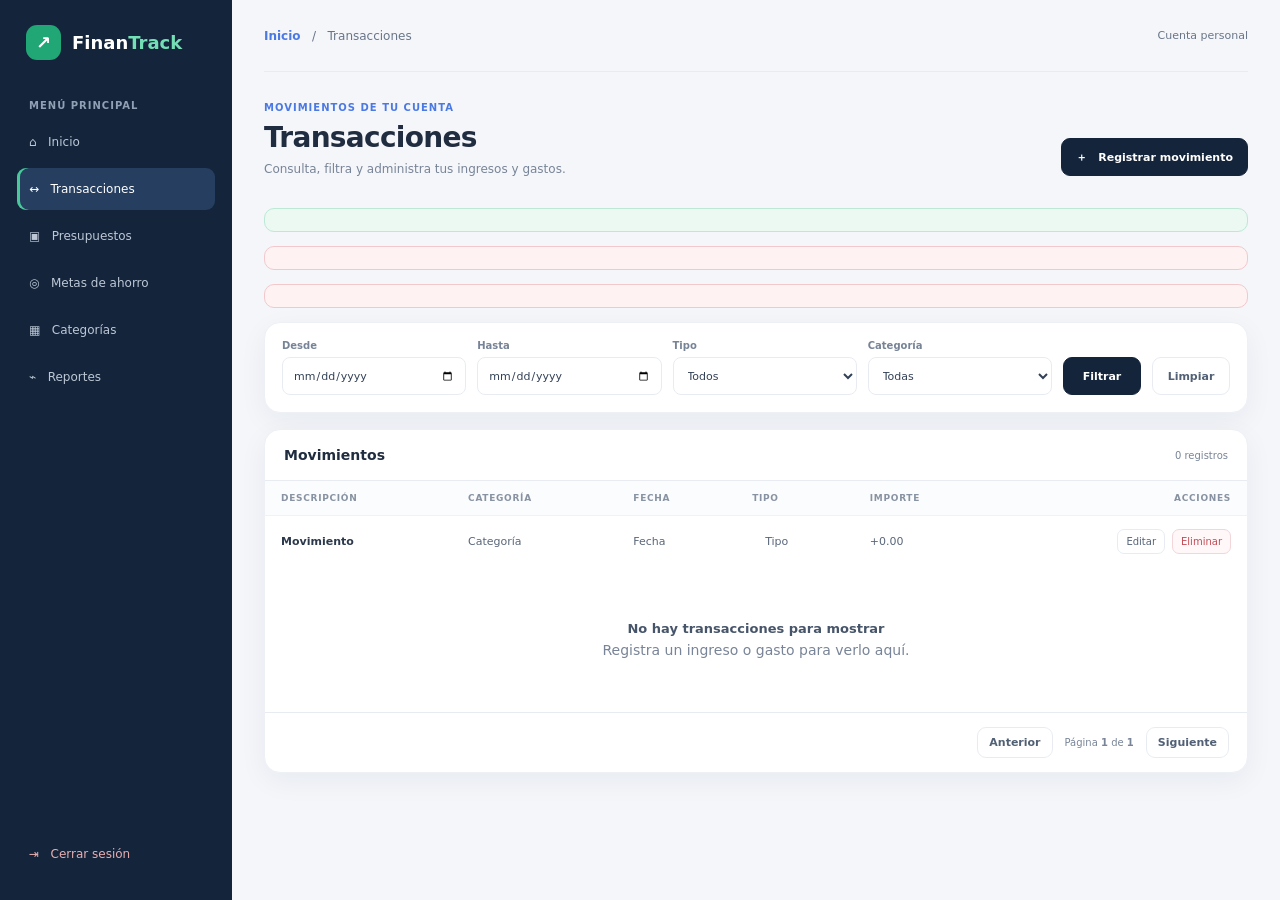
<file: src/main/resources/templates/transacciones.html>
<!DOCTYPE html>
<html lang="es" xmlns:th="http://www.thymeleaf.org" xmlns:sec="http://www.thymeleaf.org/extras/spring-security">
<head>
  <meta charset="UTF-8">
  <meta name="viewport" content="width=device-width, initial-scale=1">
  <title>FinanTrack · Transacciones</title>
  <style>
    :root{--navy:#14243b;--page:#f4f6fa;--text:#202d40;--muted:#788497;--line:#e8ecf2;--blue:#4b79e4;--green:#21a675;--red:#df6570;--shadow:0 8px 28px rgba(22,38,61,.055)}
    *{box-sizing:border-box}
    body{margin:0;background:var(--page);color:var(--text);font:14px Inter,ui-sans-serif,system-ui,-apple-system,"Segoe UI",sans-serif;-webkit-font-smoothing:antialiased}
    a{color:inherit;text-decoration:none}
    button,input,select{font:inherit}
    .sidebar{position:fixed;inset:0 auto 0 0;z-index:2;display:flex;width:232px;flex-direction:column;padding:25px 17px;background:var(--navy);color:#fff}
    .brand{display:flex;align-items:center;gap:11px;margin:0 9px 40px;font-size:18px;font-weight:750}
    .brand-mark{display:grid;width:35px;height:35px;place-items:center;border-radius:11px;background:#21a675;font-size:18px}
    .brand-accent{color:#73dfb5}
    .nav-label{margin:0 12px 10px;color:#91a0b4;font-size:10px;font-weight:700;letter-spacing:1px;text-transform:uppercase}
    .nav{display:grid;gap:5px}
    .nav a,.logout{display:flex;min-height:42px;align-items:center;gap:11px;padding:0 12px;border:0;border-radius:9px;background:none;color:#bdc8d6;font-size:12px;text-align:left}
    .nav a:hover,.logout:hover{background:rgba(255,255,255,.07);color:#fff}
    .nav a.active{background:#263e60;color:#fff;box-shadow:inset 3px 0 #49c99a}
    .spacer{flex:1}
    .logout{width:100%;color:#e7afb2;cursor:pointer}
    .main{max-width:1600px;min-height:100vh;margin-left:232px;padding:0 32px 45px}
    .topbar{display:flex;min-height:72px;align-items:center;justify-content:space-between;gap:14px;border-bottom:1px solid var(--line);color:#687588}
    .crumb{font-size:12px}.crumb a{color:var(--blue);font-weight:650}
    .user{max-width:45vw;overflow:hidden;font-size:11px;text-overflow:ellipsis;white-space:nowrap}
    .page{max-width:1280px;margin:0 auto}
    .heading{display:flex;align-items:flex-end;justify-content:space-between;gap:16px;padding:30px 0 20px}
    .eyebrow{margin:0 0 8px;color:var(--blue);font-size:10px;font-weight:750;letter-spacing:1px;text-transform:uppercase}
    h1{margin:0;font-size:28px;letter-spacing:-.7px}
    .subtitle{margin:8px 0 0;color:var(--muted);font-size:12px}
    .button{display:inline-flex;min-height:38px;align-items:center;justify-content:center;padding:0 14px;border:1px solid var(--line);border-radius:9px;background:#fff;color:#516075;font-size:11px;font-weight:650;cursor:pointer}
    .button.primary{border-color:var(--navy);background:var(--navy);color:#fff}
    .flash{margin-bottom:14px;padding:11px 14px;border:1px solid #bce8d5;border-radius:10px;background:#ecf9f3;color:#187c57;font-size:12px}
    .flash.error{border-color:#f2c8cc;background:#fff2f3;color:#ae3944}
    .error-banner{margin-bottom:14px;padding:11px 14px;border:1px solid #f2c8cc;border-radius:10px;background:#fff2f3;color:#ae3944;font-size:12px}
    .card{border:1px solid #edf0f5;border-radius:16px;background:#fff;box-shadow:var(--shadow)}
    .filters{display:grid;grid-template-columns:repeat(4,minmax(130px,1fr)) auto auto;align-items:end;gap:11px;padding:17px}
    .field{display:grid;gap:6px}
    label{color:#778396;font-size:10px;font-weight:650}
    input,select{width:100%;height:38px;padding:0 10px;border:1px solid var(--line);border-radius:8px;background:#fff;color:#334157;font-size:11px}
    input:focus,select:focus{border-color:#9eb4ed;outline:3px solid rgba(75,121,228,.1)}
    .filters .button{min-width:78px}
    .list{margin-top:16px;overflow:hidden}
    .list-head{display:flex;align-items:center;justify-content:space-between;gap:10px;padding:17px 19px;border-bottom:1px solid var(--line)}
    h2{margin:0;font-size:14px}
    .count{color:var(--muted);font-size:10px}
    .table-wrap{overflow-x:auto}
    table{width:100%;border-collapse:collapse;text-align:left}
    th{padding:12px 16px;background:#fbfcfd;color:#8792a2;font-size:9px;font-weight:700;letter-spacing:.7px;text-transform:uppercase;white-space:nowrap}
    td{padding:13px 16px;border-top:1px solid #f0f2f6;color:#59667a;font-size:11px;white-space:nowrap}
    td:first-child{color:#2c394d;font-weight:650}
    .description{max-width:260px;overflow:hidden;text-overflow:ellipsis}
    .kind{display:inline-flex;align-items:center;gap:6px}
    .kind i{width:7px;height:7px;border-radius:50%}
    .kind.income{color:var(--green)}.kind.income i{background:var(--green)}
    .kind.expense{color:var(--red)}.kind.expense i{background:var(--red)}
    .amount.income{color:var(--green);font-weight:700}.amount.expense{color:#445166;font-weight:700}
    .actions{display:flex;align-items:center;justify-content:flex-end;gap:7px}
    .action-link{padding:6px 8px;border:1px solid var(--line);border-radius:7px;background:white;color:#56647a;font-size:10px}
    .delete-button{padding:6px 8px;border:1px solid #f3d6d9;border-radius:7px;background:#fff7f8;color:#c14d57;font-size:10px;cursor:pointer}
    .empty{padding:54px 18px;color:var(--muted);text-align:center}
    .empty strong{display:block;margin-bottom:6px;color:#47556a;font-size:13px}
    .pager{display:flex;align-items:center;justify-content:flex-end;gap:12px;padding:14px 18px;border-top:1px solid var(--line)}
    .pager span{color:var(--muted);font-size:10px}
    .pager .button{min-height:31px;padding:0 11px}
    @media(max-width:1050px){.sidebar{width:200px}.main{margin-left:200px;padding-right:22px;padding-left:22px}.filters{grid-template-columns:repeat(2,minmax(0,1fr))}.filters .button{width:100%}}
    @media(max-width:650px){.sidebar{position:static;width:auto;padding:12px 16px}.brand{margin:0;font-size:16px}.nav-label,.nav,.spacer,.sidebar form{display:none}.main{margin:0;padding:0 14px 30px}.topbar{min-height:50px}.heading{align-items:flex-start;flex-direction:column;padding:23px 0 17px}.heading .button{width:100%}.filters{grid-template-columns:1fr 1fr;padding:13px}.list-head{padding:14px}.table-wrap{overflow:visible}table,tbody,tr,td{display:block;width:100%}thead{display:none}tr{padding:9px 14px;border-top:1px solid var(--line)}td{display:flex;justify-content:space-between;gap:12px;padding:6px 0;border:0;white-space:normal}td::before{color:#8a95a5;font-size:9px;font-weight:700;text-transform:uppercase}td:nth-child(1)::before{content:"Movimiento"}td:nth-child(2)::before{content:"Categoría"}td:nth-child(3)::before{content:"Fecha"}td:nth-child(4)::before{content:"Tipo"}td:nth-child(5)::before{content:"Importe"}td:nth-child(6)::before{content:"Acciones"}.description{max-width:190px;text-align:right}.actions{justify-content:flex-end}.pager{padding:12px}}
    @media(prefers-reduced-motion:reduce){*{scroll-behavior:auto!important;transition:none!important}}
  </style>
</head>
<body>
<aside class="sidebar">
  <a class="brand" th:href="@{/dashboard}"><span class="brand-mark">↗</span><span>Finan<span class="brand-accent">Track</span></span></a>
  <p class="nav-label">Menú principal</p>
  <nav class="nav" aria-label="Navegación principal">
    <a th:href="@{/dashboard}">⌂ &nbsp; Inicio</a>
    <a class="active" th:href="@{/transacciones}" aria-current="page">↔ &nbsp; Transacciones</a>
    <a th:href="@{/dashboard#presupuestos}">▣ &nbsp; Presupuestos</a>
    <a th:href="@{/dashboard#metas}">◎ &nbsp; Metas de ahorro</a>
    <a th:href="@{/dashboard#categorias}">▦ &nbsp; Categorías</a>
    <a th:href="@{/reportes}">⌁ &nbsp; Reportes</a>
  </nav>
  <div class="spacer"></div>
  <form th:action="@{/logout}" method="post"><button class="logout" type="submit">⇥ &nbsp; Cerrar sesión</button></form>
</aside>
<main class="main">
  <header class="topbar">
    <span class="crumb"><a th:href="@{/dashboard}">Inicio</a> &nbsp; / &nbsp; Transacciones</span>
    <span class="user" sec:authentication="name">Cuenta personal</span>
  </header>
  <div class="page">
    <section class="heading">
      <div><p class="eyebrow">Movimientos de tu cuenta</p><h1>Transacciones</h1><p class="subtitle">Consulta, filtra y administra tus ingresos y gastos.</p></div>
      <a class="button primary" th:href="@{/transacciones/nueva}">＋ &nbsp; Registrar movimiento</a>
    </section>
    <p class="flash" th:if="${mensajeExito}" th:text="${mensajeExito}" role="status"></p>
    <p class="flash error" th:if="${mensajeError}" th:text="${mensajeError}" role="alert"></p>
    <p class="error-banner" th:if="${errorFiltro}" th:text="${errorFiltro}" role="alert"></p>
    <form class="card filters" th:action="@{/transacciones}" method="get">
      <div class="field"><label for="desde">Desde</label><input id="desde" type="date" name="desde" th:value="${desde}"></div>
      <div class="field"><label for="hasta">Hasta</label><input id="hasta" type="date" name="hasta" th:value="${hasta}"></div>
      <div class="field"><label for="tipo">Tipo</label>
        <select id="tipo" name="tipo">
          <option value="">Todos</option>
          <option th:each="opcion : ${T(com.finantrack.finantrack.model.TipoMovimiento).values()}" th:value="${opcion}" th:text="${opcion == T(com.finantrack.finantrack.model.TipoMovimiento).INGRESO ? 'Ingreso' : 'Gasto'}" th:selected="${opcion == tipo}">Tipo</option>
        </select>
      </div>
      <div class="field"><label for="categoriaId">Categoría</label>
        <select id="categoriaId" name="categoriaId">
          <option value="">Todas</option>
          <option th:each="categoria : ${categorias}" th:value="${categoria.id}" th:text="${categoria.nombre}" th:selected="${categoria.id == categoriaId}">Categoría</option>
        </select>
      </div>
      <button class="button primary" type="submit">Filtrar</button>
      <a class="button" th:href="@{/transacciones}">Limpiar</a>
    </form>
    <section class="card list" aria-labelledby="list-title">
      <div class="list-head"><h2 id="list-title">Movimientos</h2><span class="count" th:text="${movimientos.totalElements} + ' registros'">0 registros</span></div>
      <div class="table-wrap" th:if="${!movimientos.isEmpty()}">
        <table>
          <thead><tr><th>Descripción</th><th>Categoría</th><th>Fecha</th><th>Tipo</th><th>Importe</th><th style="text-align:right">Acciones</th></tr></thead>
          <tbody>
            <tr th:each="movimiento : ${movimientos.content}">
              <td><span class="description" th:text="${#strings.isEmpty(movimiento.descripcion) ? 'Movimiento' : movimiento.descripcion}">Movimiento</span></td>
              <td th:text="${movimiento.categoria == null ? 'Sin categoría' : movimiento.categoria.nombre}">Categoría</td>
              <td th:text="${#temporals.format(movimiento.fecha, 'dd MMM yyyy')}">Fecha</td>
              <td><span class="kind" th:classappend="${movimiento.tipo.name() == 'INGRESO'} ? ' income' : ' expense"><i></i><span th:text="${movimiento.tipo.name() == 'INGRESO'} ? 'Ingreso' : 'Gasto'">Tipo</span></span></td>
              <td class="amount" th:classappend="${movimiento.tipo.name() == 'INGRESO'} ? ' income' : ' expense"><span th:text="${movimiento.tipo.name() == 'INGRESO'} ? '+' : '−'">+</span><span th:text="${#numbers.formatDecimal(movimiento.monto, 1, 'POINT', 2, 'COMMA')}">0.00</span></td>
              <td>
                <span class="actions">
                  <a class="action-link" th:href="@{/transacciones/{id}/editar(id=${movimiento.id})}">Editar</a>
                  <form th:action="@{/transacciones/{id}/eliminar(id=${movimiento.id})}" method="post" onsubmit="return confirm('¿Eliminar esta transacción? Esta acción no se puede deshacer.');">
                    <button class="delete-button" type="submit">Eliminar</button>
                  </form>
                </span>
              </td>
            </tr>
          </tbody>
        </table>
      </div>
      <div class="empty" th:if="${movimientos.isEmpty()}">
        <strong th:text="${errorFiltro != null ? 'Revisa el período seleccionado' : 'No hay transacciones para mostrar'}">No hay transacciones para mostrar</strong>
        <span th:text="${errorFiltro != null ? 'Corrige las fechas para consultar los movimientos.' : 'Registra un ingreso o gasto para verlo aquí.'}">Registra un ingreso o gasto para verlo aquí.</span>
      </div>
      <nav class="pager" th:if="${movimientos.totalPages > 1}" aria-label="Paginación de transacciones">
        <a class="button" th:if="${movimientos.hasPrevious()}" th:href="@{/transacciones(desde=${desde},hasta=${hasta},tipo=${tipo},categoriaId=${categoriaId},pagina=${movimientos.number - 1})}">Anterior</a>
        <span>Página <strong th:text="${movimientos.number + 1}">1</strong> de <strong th:text="${movimientos.totalPages}">1</strong></span>
        <a class="button" th:if="${movimientos.hasNext()}" th:href="@{/transacciones(desde=${desde},hasta=${hasta},tipo=${tipo},categoriaId=${categoriaId},pagina=${movimientos.number + 1})}">Siguiente</a>
      </nav>
    </section>
  </div>
</main>
</body>
</html>
</file>
